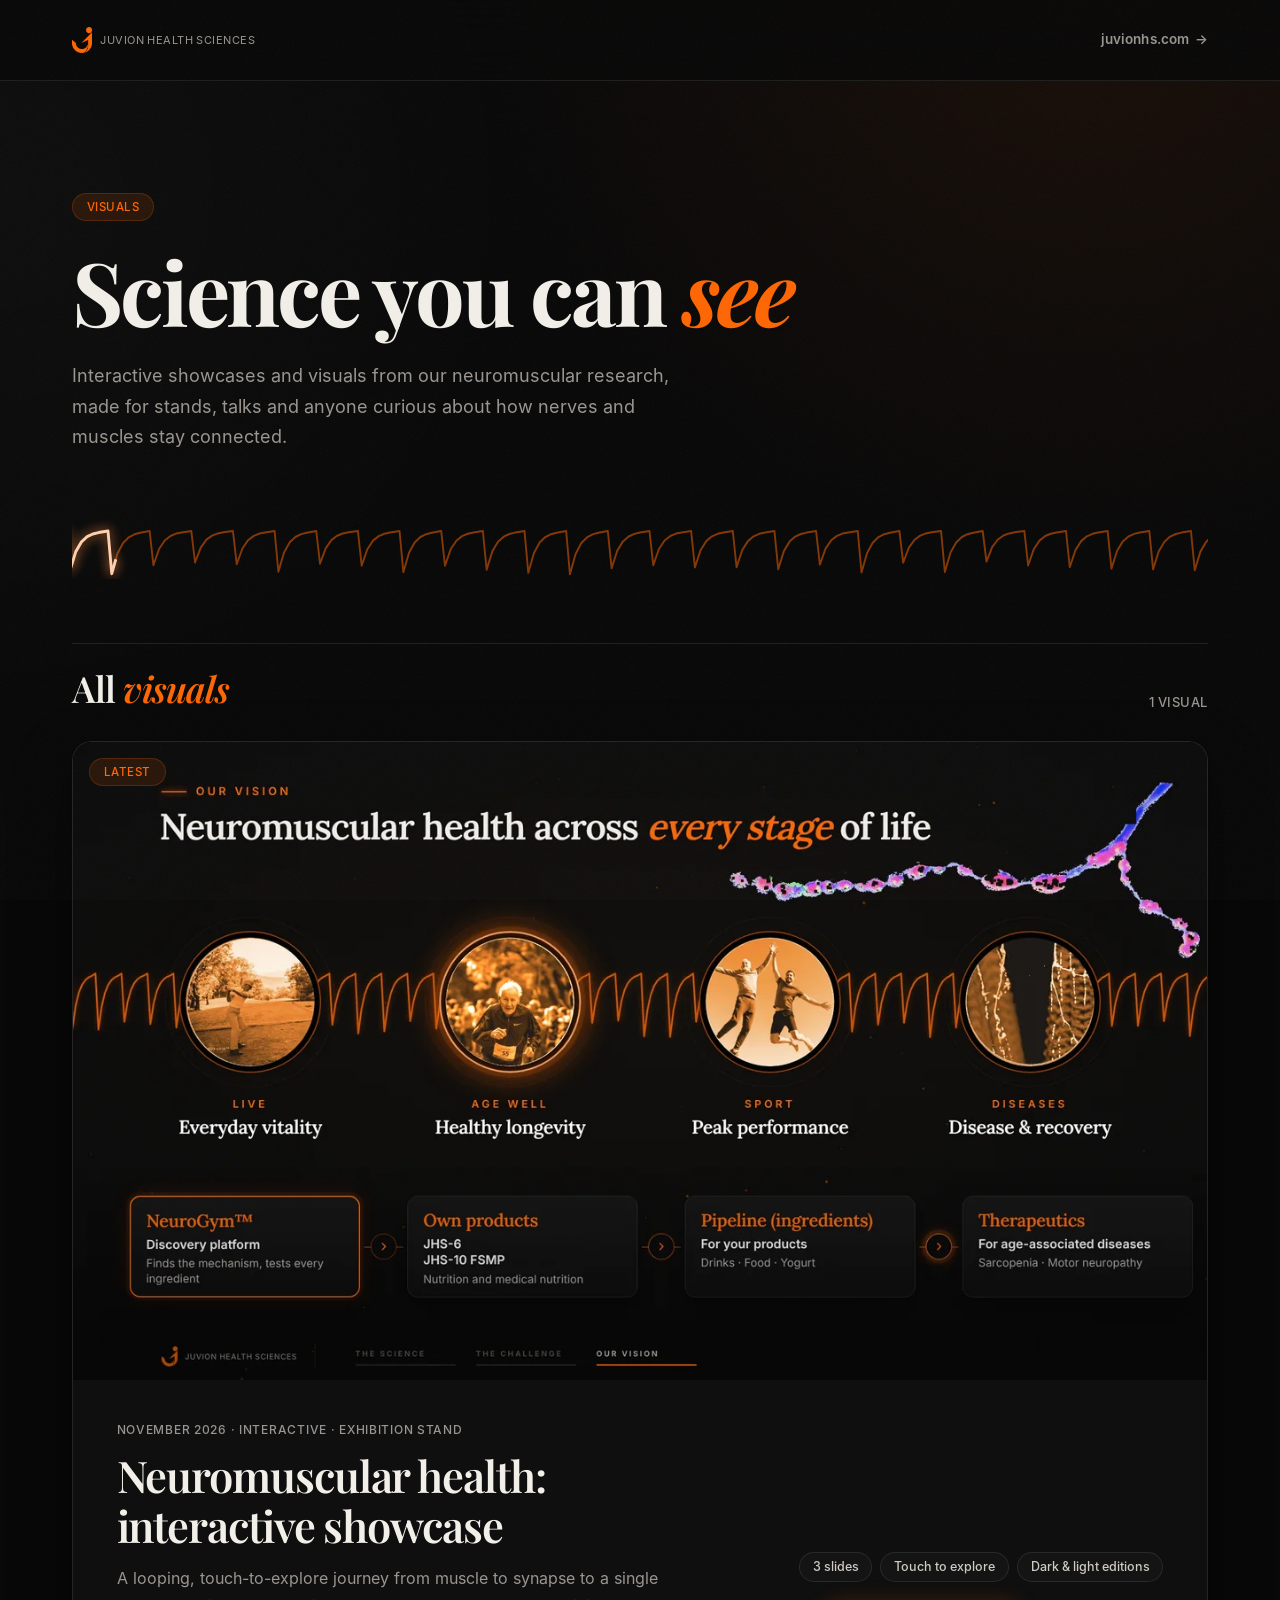
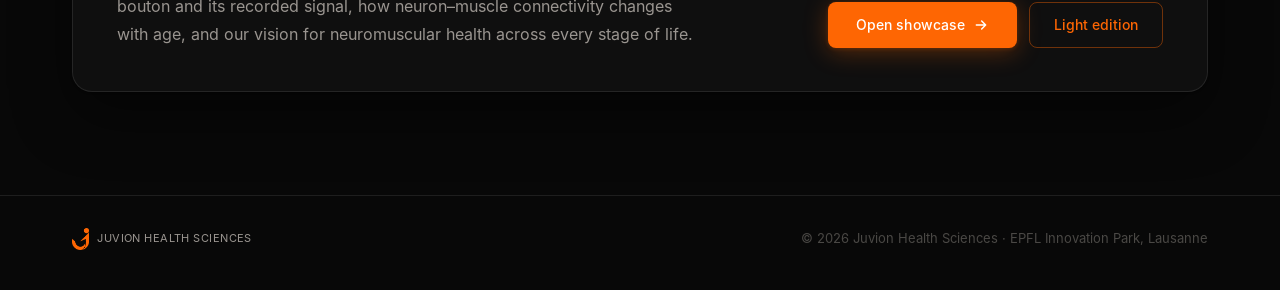
<file: index.html>
<!DOCTYPE html>
<html lang="en">
<head>
<meta charset="utf-8">
<meta name="viewport" content="width=device-width, initial-scale=1">
<title>Visuals · Juvion Health Sciences</title>
<meta name="description" content="Interactive showcases and visuals from Juvion Health Sciences' neuromuscular research.">
<meta property="og:title" content="Visuals · Juvion Health Sciences">
<meta property="og:description" content="Interactive showcases and visuals from Juvion Health Sciences' neuromuscular research.">
<meta property="og:image" content="https://laly-juvion.github.io/juvion-visuals/assets/neuromuscular-showcase-dark.jpg">
<meta property="og:type" content="website">
<meta name="theme-color" content="#080808">
<link rel="icon" type="image/png" href="assets/brand/favicon-64.png">
<link rel="preconnect" href="https://fonts.googleapis.com">
<link rel="preconnect" href="https://fonts.gstatic.com" crossorigin>
<link rel="stylesheet" href="https://fonts.googleapis.com/css2?family=Playfair+Display:ital,wght@0,500;0,600;0,700;1,500;1,600&display=swap">
<link rel="stylesheet" href="assets/fonts/fonts.css">
<style>
  /* Design tokens from juvionhs.com */
  :root{
    --bg:#080808;--surface:#0f0f0f;--elevated:#141414;--border:rgba(255,255,255,.09);
    --brand:#fe6603;--brand-dim:rgba(254,102,3,.12);--brand-glow:rgba(254,102,3,.18);
    --text:#F2EFE9;--text-sec:#9A9590;--text-muted:#4A4845;--radius:12px;--radius-lg:20px;
    --serif:'Playfair Display',Georgia,'Times New Roman',serif;--sans:'IT',Inter,system-ui,sans-serif;
    --ease:cubic-bezier(.2,.8,.2,1)
  }
  *,*::before,*::after{box-sizing:border-box;margin:0;padding:0;min-width:0}
  html{background:var(--bg);color-scheme:dark}
  body{font:400 16px/1.6 var(--sans);color:var(--text);-webkit-font-smoothing:antialiased;overflow-x:clip;min-height:100vh;
    background:radial-gradient(80% 50% at 85% 0%,rgba(254,102,3,.07),transparent 60%),radial-gradient(60% 40% at 0% 10%,rgba(255,255,255,.025),transparent 70%),var(--bg)}
  a{color:inherit;text-decoration:none}
  img{display:block}
  .grain{position:fixed;inset:0;z-index:999;pointer-events:none;opacity:.035;background-size:180px 180px;
    background-image:url("data:image/svg+xml,%3Csvg viewBox='0 0 256 256' xmlns='http://www.w3.org/2000/svg'%3E%3Cfilter id='n'%3E%3CfeTurbulence type='fractalNoise' baseFrequency='0.9' numOctaves='4' stitchTiles='stitch'/%3E%3C/filter%3E%3Crect width='100%25' height='100%25' filter='url(%23n)'/%3E%3C/svg%3E")}
  .container{max-width:1200px;margin:0 auto;padding:0 2rem}

  /* nav, as on juvionhs.com */
  nav{position:sticky;top:0;z-index:100;background:rgba(8,8,8,.88);-webkit-backdrop-filter:blur(20px);backdrop-filter:blur(20px);border-bottom:1px solid var(--border)}
  .nav-inner{height:80px;display:flex;align-items:center;justify-content:space-between;gap:1rem}
  .nav-brand{display:flex;align-items:center;gap:8px;border-radius:6px}
  .nav-brand img{height:26px;width:auto}
  .logo-sub{font:400 11px/1 var(--sans);letter-spacing:.04em;text-transform:uppercase;color:var(--text-sec)}
  .nav-link{font:600 13.5px/1 var(--sans);letter-spacing:.01em;color:var(--text-sec);display:inline-flex;align-items:center;gap:.35rem;padding:.6rem 0;transition:color .2s ease}
  .nav-link:hover{color:var(--text)}
  .nav-link .arrow{transition:transform .2s ease}.nav-link:hover .arrow{transform:translateX(3px)}

  header{padding:clamp(4rem,9vw,7rem) 0 clamp(2.5rem,5vw,4rem)}
  .tag-pill{display:inline-flex;align-items:center;padding:.3rem .875rem;background:var(--brand-dim);border:1px solid rgba(254,102,3,.2);border-radius:100px;
    font:500 11.5px/1.4 var(--sans);letter-spacing:.04em;text-transform:uppercase;color:var(--brand)}
  h1{font:700 clamp(3.25rem,7vw,5.5rem)/1.05 var(--serif);letter-spacing:-.035em;margin-top:1.5rem;text-wrap:balance}
  h1 em,h2 em{font-style:italic;color:var(--brand)}
  .lead{max-width:600px;margin-top:1.5rem;font-size:18px;line-height:1.7;color:var(--text-sec)}
  .wave{display:block;width:100%;height:70px;margin-top:clamp(2.5rem,5vw,3.5rem)}
  .wave path{fill:none;stroke:rgba(254,102,3,.5);stroke-width:2;stroke-linejoin:round}
  .wave .pulse{stroke:#ffd0b0;stroke-width:3;stroke-dasharray:.06 1;filter:drop-shadow(0 0 6px #ff8a3d);animation:run 6s linear infinite}
  @keyframes run{from{stroke-dashoffset:1.06}to{stroke-dashoffset:0}}

  .section-row{display:flex;align-items:flex-end;justify-content:space-between;flex-wrap:wrap;gap:1rem;border-top:1px solid var(--border);padding-top:1.5rem;margin-bottom:2rem}
  .section-heading{font:600 clamp(1.75rem,3vw,2.25rem)/1.15 var(--serif);letter-spacing:-.025em}
  .count{font:500 13px/1 var(--sans);color:var(--text-sec);letter-spacing:.04em;text-transform:uppercase}

  .grid{display:grid;gap:1.75rem;grid-template-columns:repeat(auto-fill,minmax(min(100%,360px),1fr))}
  .card{display:flex;flex-direction:column;border-radius:var(--radius-lg);overflow:hidden;background:var(--surface);border:1px solid var(--border);
    box-shadow:0 1px 2px rgba(0,0,0,.4),0 24px 60px rgba(0,0,0,.45);transition:border-color .3s ease,transform .5s var(--ease)}
  .card:hover{border-color:rgba(254,102,3,.35);transform:translateY(-3px)}
  .card.feature{grid-column:1/-1}
  .shot{position:relative;display:block;aspect-ratio:16/9;overflow:hidden;background:#000}
  .shot img{position:absolute;inset:0;width:100%;height:100%;object-fit:cover;transition:opacity .7s ease,transform 1.2s var(--ease)}
  .shot::after{content:"";position:absolute;inset:0;background:linear-gradient(to top,rgba(0,0,0,.35),transparent 35%);pointer-events:none}
  .shot .alt{opacity:0}
  .card:hover .shot .alt{opacity:1}
  .card:hover .shot img{transform:scale(1.02)}
  .shot:focus-visible{outline:2px solid var(--brand);outline-offset:-2px}
  .badge{position:absolute;left:1rem;top:1rem;z-index:2}
  .body{display:flex;flex-direction:column;gap:1.5rem;padding:clamp(1.5rem,3vw,2.25rem);flex:1}
  .bl,.br{display:flex;flex-direction:column;gap:.875rem}.br{gap:1.25rem}
  .feature .body{flex-direction:row;justify-content:space-between;align-items:flex-end;gap:3rem;padding:clamp(1.75rem,3.4vw,2.75rem)}
  .feature .bl{flex:1.4}.feature .br{flex:1;align-items:flex-end}.feature .tags{justify-content:flex-end}
  .meta{font:500 12px/1 var(--sans);letter-spacing:.06em;text-transform:uppercase;color:var(--text-sec)}
  .card h2{font:600 clamp(1.6rem,2.6vw,2.1rem)/1.15 var(--serif);letter-spacing:-.025em;text-wrap:balance}
  .feature h2{font-size:clamp(1.9rem,3.4vw,2.75rem)}
  .card p{color:var(--text-sec);line-height:1.75}
  .tags{display:flex;flex-wrap:wrap;gap:.5rem}
  .chip{padding:.35rem .8rem;border-radius:100px;border:1px solid var(--border);background:var(--elevated);font:500 12.5px/1.4 var(--sans);color:#CFCAC3}
  .actions{display:flex;flex-wrap:wrap;gap:.75rem}
  .btn-primary{display:inline-flex;align-items:center;gap:.5rem;padding:.75rem 1.75rem;background:var(--brand);color:#fff;font:500 14px/1.4 var(--sans);letter-spacing:.01em;border-radius:8px;
    box-shadow:0 4px 24px rgba(254,102,3,.3),0 1px 4px rgba(254,102,3,.2);transition:background .2s ease,transform .15s ease,box-shadow .2s ease}
  .btn-primary:hover{background:#d4571a;box-shadow:0 6px 32px rgba(254,102,3,.45);transform:translateY(-1px)}
  .btn-primary:active{transform:translateY(0)}
  .btn-outline{display:inline-flex;align-items:center;padding:.75rem 1.5rem;border:1px solid rgba(254,102,3,.4);color:var(--brand);font:500 14px/1.4 var(--sans);border-radius:8px;transition:background .2s ease,border-color .2s ease}
  .btn-outline:hover{background:var(--brand-dim);border-color:var(--brand)}
  .btn-outline:active{transform:scale(.98)}
  .btn-primary:focus-visible,.btn-outline:focus-visible,.nav-link:focus-visible,.nav-brand:focus-visible{outline:2px solid var(--brand);outline-offset:3px}
  .btn-primary svg{width:16px;height:16px;fill:none;stroke:currentColor;stroke-width:2.2;stroke-linecap:round;stroke-linejoin:round}

  footer{margin-top:clamp(4rem,8vw,7rem);border-top:1px solid var(--border)}
  .foot{display:flex;justify-content:space-between;align-items:center;flex-wrap:wrap;gap:1rem;padding-top:2rem;padding-bottom:2.5rem;color:var(--text-muted);font-size:13px}
  .foot a:hover{color:var(--text)}
  @media (max-width:900px){.feature .body{flex-direction:column;align-items:stretch;gap:1.5rem}.feature .br{align-items:flex-start}.feature .tags{justify-content:flex-start}}
  @media (max-width:560px){.container{padding:0 1.25rem}.logo-sub{display:none}}
  @media (prefers-reduced-motion:reduce){.wave .pulse{animation:none}.card,.shot img{transition:none}}
</style>
</head>
<body>
<div class="grain" aria-hidden="true"></div>
<nav>
  <div class="container nav-inner">
    <a class="nav-brand" href="https://juvionhs.com" aria-label="Juvion Health Sciences website">
      <img src="assets/brand/juvion-icon.png" alt="Juvion Health Sciences">
      <span class="logo-sub">Juvion Health Sciences</span>
    </a>
    <a class="nav-link" href="https://juvionhs.com">juvionhs.com <span class="arrow">→</span></a>
  </div>
</nav>

<div class="container">
  <header>
    <span class="tag-pill">Visuals</span>
    <h1>Science you can <em>see</em></h1>
    <p class="lead">Interactive showcases and visuals from our neuromuscular research, made for stands, talks and anyone curious about how nerves and muscles stay connected.</p>
    <svg class="wave" viewBox="0 0 1200 70" preserveAspectRatio="none" aria-hidden="true"><path/><path class="pulse" pathLength="1"/></svg>
  </header>

  <main>
    <div class="section-row"><h2 class="section-heading">All <em>visuals</em></h2><span class="count" id="count"></span></div>
    <div class="grid" id="grid"></div>
  </main>
</div>

<footer>
  <div class="container foot">
    <a class="nav-brand" href="https://juvionhs.com"><img src="assets/brand/juvion-icon.png" alt="" style="height:22px"><span class="logo-sub">Juvion Health Sciences</span></a>
    <span>© <span id="yr"></span> Juvion Health Sciences · EPFL Innovation Park, Lausanne</span>
  </div>
</footer>

<script>
{
  /* Add a new visual by adding an entry to this list (newest first). The first entry is shown large. */
  const VISUALS=[
    {
      title:'Neuromuscular health: interactive showcase',
      date:'November 2026',
      kind:'Interactive · Exhibition stand',
      text:'A looping, touch-to-explore journey from muscle to synapse to a single bouton and its recorded signal, how neuron–muscle connectivity changes with age, and our vision for neuromuscular health across every stage of life.',
      tags:['3 slides','Touch to explore','Dark & light editions'],
      href:'neuromuscular-showcase/',
      img:'assets/neuromuscular-showcase-dark.webp',
      alt:'assets/neuromuscular-showcase-light.webp',
      links:[{label:'Open showcase',href:'neuromuscular-showcase/',primary:true},{label:'Light edition',href:'neuromuscular-showcase/light/'}]
    }
  ];
  const arrow='<svg viewBox="0 0 24 24"><path d="M5 12h14M13 6l6 6-6 6"/></svg>';
  const esc=s=>String(s).replace(/[&<>"]/g,c=>({'&':'&amp;','<':'&lt;','>':'&gt;','"':'&quot;'}[c]));
  document.getElementById('grid').innerHTML=VISUALS.map((v,i)=>`
    <article class="card${i===0?' feature':''}">
      <a class="shot" href="${esc(v.href)}" aria-label="Open ${esc(v.title)}">
        <span class="tag-pill badge">${i===0?'Latest':esc(v.date)}</span>
        <img src="${esc(v.img)}" alt="Preview of ${esc(v.title)}" loading="lazy">
        ${v.alt?`<img class="alt" src="${esc(v.alt)}" alt="" loading="lazy">`:''}
      </a>
      <div class="body">
        <div class="bl"><div class="meta">${esc(v.date)} · ${esc(v.kind)}</div>
        <h2>${esc(v.title)}</h2>
        <p>${esc(v.text)}</p></div>
        <div class="br"><div class="tags">${v.tags.map(t=>`<span class="chip">${esc(t)}</span>`).join('')}</div>
        <div class="actions">${v.links.map(l=>`<a class="${l.primary?'btn-primary':'btn-outline'}" href="${esc(l.href)}">${esc(l.label)}${l.primary?arrow:''}</a>`).join('')}</div></div>
      </div>
    </article>`).join('');
  document.getElementById('count').textContent=VISUALS.length+(VISUALS.length===1?' visual':' visuals');
  document.getElementById('yr').textContent=new Date().getFullYear();

  // signal line, echoing the showcase
  let d='M -10 22',x=-10,s=11;const r=()=>{s=(s*9301+49297)%233280;return s/233280;};
  while(x<1215){const dep=30+r()*14;d+=` L ${x+4} 22 L ${x+8} ${22+dep}`;for(let k=1;k<=5;k++){const f=k/5;d+=` L ${(x+8+30*f).toFixed(1)} ${(22+dep*Math.exp(-3.2*f)).toFixed(1)}`;}x+=44;}
  document.querySelectorAll('.wave path').forEach(p=>p.setAttribute('d',d));
}
</script>
</body>
</html>
</file>
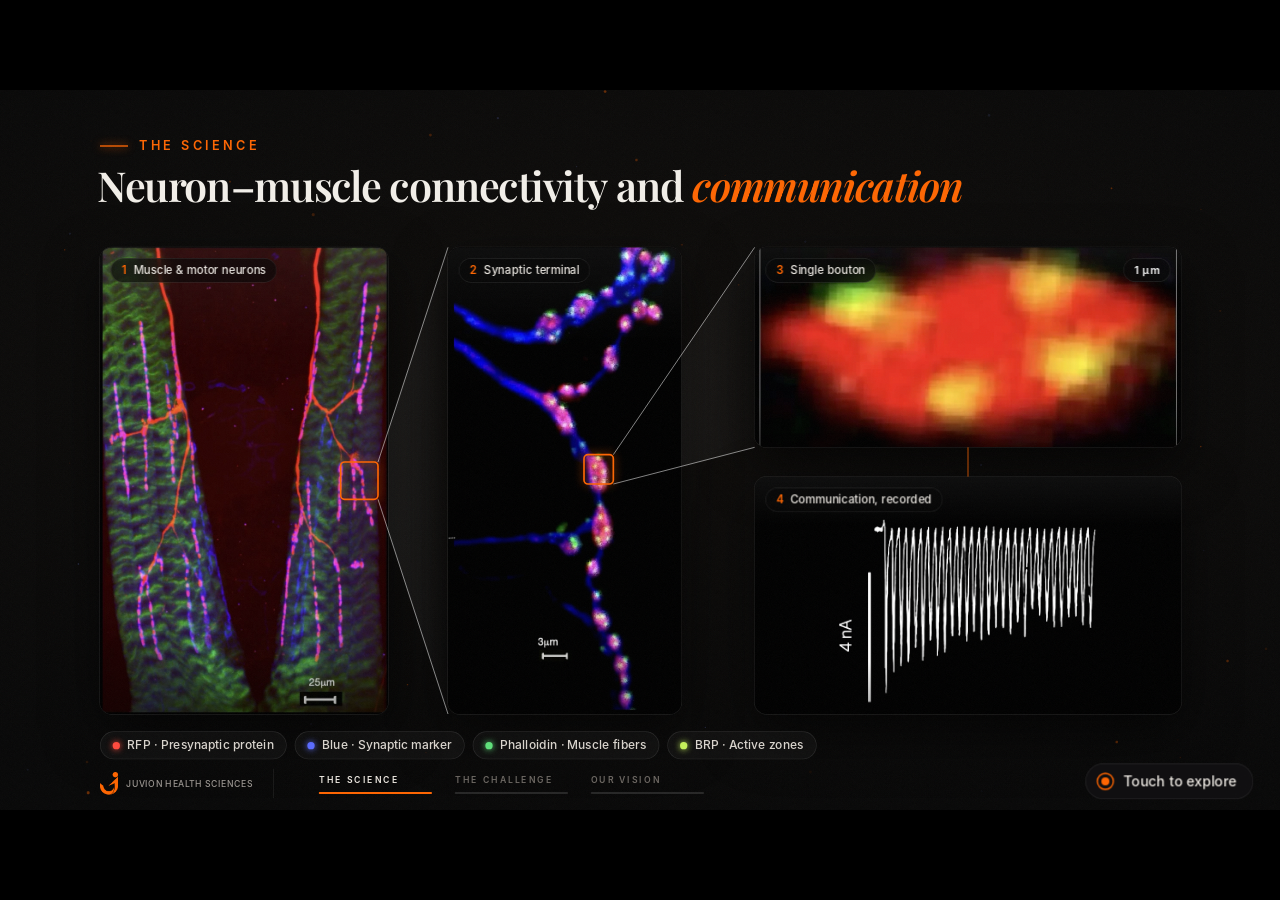
<file: neuromuscular-showcase/index.html>
<!DOCTYPE html>
<html lang="en">
<head>
<meta charset="utf-8">
<meta name="viewport" content="width=device-width, initial-scale=1, maximum-scale=1, user-scalable=no">
<title>Neuromuscular Health: Interactive Showcase · Juvion Health Sciences</title>
<link rel="preconnect" href="https://fonts.googleapis.com">
<link rel="preconnect" href="https://fonts.gstatic.com" crossorigin>
<link rel="stylesheet" href="https://fonts.googleapis.com/css2?family=Playfair+Display:ital,wght@0,500;0,600;0,700;1,500;1,600&display=swap">
<link rel="stylesheet" href="../assets/fonts/fonts.css">
<link rel="icon" type="image/png" href="../assets/brand/favicon-64.png">
<style>
  /*
    VOICE   calm, scientific, premium, a gallery wall at night
    IDEA    one signal, travelling from nerve to muscle to a whole life
    PICTURE the team's own micrographs, framed like museum plates, joined by live zoom beams and signals
    COLOUR  black ground, warm orange signal #fe6603, the science's own red / blue / green only in legends
    TYPE    Inter Display Light for titles, Inter for everything else
  */
  :root{
    --o:#fe6603; --o2:#ff8a3d; --ink:#F2EFE9; --mut:#9A9590; --dim:#5E5A55;
    --glass:rgba(20,19,21,.72); --line:rgba(255,255,255,.10);
    --ease:cubic-bezier(.2,.8,.2,1); --out:cubic-bezier(.16,1,.3,1);
    --R:#FF4A3D; --B:#5A6BFF; --G:#5FE07A; --G2:#C6F25A; --V:#6A45FF;
  }
  *{box-sizing:border-box;margin:0;padding:0}
  html,body{width:100%;height:100%;background:#000;overflow:hidden;-webkit-user-select:none;user-select:none;-webkit-tap-highlight-color:transparent;touch-action:none}
  body{font-family:'IT',"Segoe UI",Helvetica,Arial,sans-serif;color:var(--ink);font-feature-settings:"cv11","ss01"}
  body.hide-cursor,body.hide-cursor *{cursor:none!important}
  img{display:block;-webkit-user-drag:none;pointer-events:none}
  button{font:inherit;color:inherit;background:none;border:0;cursor:pointer}

  #viewport{position:fixed;inset:0;display:flex;align-items:center;justify-content:center}
  #stage{position:relative;width:1920px;height:1080px;flex:none;overflow:hidden;background:radial-gradient(120% 90% at 50% 40%,#100e0c 0%,#080808 70%)}
  #fx{position:absolute;inset:0;width:1920px;height:1080px;z-index:0}

  .slide{position:absolute;inset:0;z-index:1;opacity:0;visibility:hidden;transition:opacity 1.2s ease,visibility 0s linear 1.2s}
  .slide.active{opacity:1;visibility:visible;transition:opacity 1.2s ease,visibility 0s}
  .content{position:absolute;inset:0}
  .abs{position:absolute}

  /* ---------- entrance system: everything keyed on .in, delays via --d ---------- */
  .slide{--k:1}
  .slide.quick{--k:.22}
  .a{opacity:0;transform:translateY(26px);transition:opacity 1s ease calc(var(--d,0s)*var(--k)),transform 1.3s var(--out) calc(var(--d,0s)*var(--k))}
  .a.zoom{transform:scale(.94);filter:blur(10px);transition:opacity 1s ease calc(var(--d,0s)*var(--k)),transform 1.6s var(--out) calc(var(--d,0s)*var(--k)),filter 1.2s ease calc(var(--d,0s)*var(--k))}
  .in .a{opacity:1;transform:none;filter:none}
  .clip{clip-path:inset(100% 0 0 0);transition:clip-path 1.6s var(--out) calc(var(--d,0s)*var(--k))}
  .in .clip{clip-path:inset(0 0 0 0)}
  .sweep{clip-path:inset(0 100% 0 0);transition:clip-path 2.6s cubic-bezier(.45,.05,.4,1) calc(var(--d,0s)*var(--k))}
  .in .sweep{clip-path:inset(0 0 0 0)}
  .draw{stroke-dasharray:1;stroke-dashoffset:1;transition:stroke-dashoffset 1s var(--ease) calc(var(--d,0s)*var(--k))}
  .in .draw{stroke-dashoffset:0}
  .noanim *,.noanim *::before,.noanim *::after{transition:none!important}

  /* ---------- typography ---------- */
  .eyebrow{display:flex;align-items:center;gap:16px;font:600 19px/1 'IT';letter-spacing:5px;color:var(--o);text-transform:uppercase}
  .eyebrow::before{content:"";width:42px;height:2px;background:var(--o);box-shadow:0 0 12px var(--o)}
  .title{font:300 66px/1.06 'ID';letter-spacing:-1.4px;color:var(--ink);white-space:nowrap}
  .title .w{display:inline-block;opacity:0;transform:translateY(.5em);filter:blur(8px);
    transition:opacity .9s ease calc((var(--wd) + .15s)*var(--k)),transform 1.2s var(--out) calc((var(--wd) + .15s)*var(--k)),filter 1s ease calc((var(--wd) + .15s)*var(--k))}
  .in .title .w{opacity:1;transform:none;filter:none}
  .title b{font-weight:600}

  /* ---------- plates (framed images) ---------- */
  .plate{border-radius:18px;overflow:hidden;background:#000;
    box-shadow:0 0 0 1px rgba(255,255,255,.09),0 30px 80px rgba(0,0,0,.65)}
  .plate img{width:100%;height:100%;object-fit:cover}
  .plate .kb{width:100%;height:100%;animation:kb 18s ease-in-out infinite alternate}
  @keyframes kb{from{transform:scale(1)}to{transform:scale(1.05)}}
  .plate .kb{transform-origin:50% 85%}
  .plate::after{content:"";position:absolute;inset:0;border-radius:inherit;pointer-events:none;
    background:linear-gradient(180deg,rgba(255,255,255,.05),transparent 22%,transparent 78%,rgba(0,0,0,.35))}
  .tag{position:absolute;z-index:2;display:flex;align-items:center;gap:10px;padding:9px 15px;border-radius:999px;
    background:rgba(8,8,9,.66);-webkit-backdrop-filter:blur(12px);backdrop-filter:blur(12px);border:1px solid rgba(255,255,255,.10);
    font:500 17px/1 'IT';color:#ECE8E2;white-space:nowrap}
  .tag.tl{left:16px;top:16px}.tag.tr{right:16px;top:16px}.tag.bl{left:16px;bottom:16px}
  .tag .n{color:var(--o);font-weight:600;letter-spacing:1px}
  .scale{font:600 16px/1 'IT';letter-spacing:1px;color:#fff}

  .legend{display:flex;gap:12px;flex-wrap:nowrap}
  .lg{display:flex;align-items:center;gap:11px;padding:11px 18px;border-radius:999px;border:1px solid var(--line);
    background:rgba(255,255,255,.035);font:500 18px/1 'IT';color:#DAD5CE;white-space:nowrap}
  .lg i{width:11px;height:11px;border-radius:50%;flex:none}

  svg.over{position:absolute;inset:0;width:1920px;height:1080px;pointer-events:none;overflow:visible}
  .beam{fill:none;stroke:rgba(255,255,255,.55);stroke-width:1.4}
  .beamfill{fill:url(#beamGrad);opacity:0;transition:opacity 1.2s ease calc(var(--d,0s)*var(--k))}
  .in .beamfill{opacity:1}
  .roi{fill:none;stroke:var(--o);stroke-width:2.5;filter:drop-shadow(0 0 6px rgba(254,102,3,.9))}

  /* slide 1: oscilloscope sweep line on the recording */
  .scan{position:absolute;top:0;bottom:0;width:2px;left:0;background:linear-gradient(180deg,transparent,var(--o2),transparent);
    box-shadow:0 0 18px 4px rgba(254,102,3,.55);opacity:0}
  .in .scan{animation:scan 5.5s cubic-bezier(.45,.05,.4,1) calc(var(--d,0s)*var(--k)) infinite}
  @keyframes scan{0%{left:0;opacity:0}5%{opacity:1}45%{left:100%;opacity:1}50%,100%{left:100%;opacity:0}}
  .flow{position:absolute;width:10px;height:10px;margin:-5px 0 0 -5px;border-radius:50%;background:#fff;box-shadow:0 0 14px 4px var(--o);opacity:0}

  /* slide 2 */
  .agelabel{text-align:center}
  .agelabel .big{font:300 46px/1 'ID';color:#fff;letter-spacing:-.5px}
  .agelabel .sm{font:600 15px/1 'IT';letter-spacing:4px;color:var(--mut);text-transform:uppercase;margin-top:12px}
  .axis .track{position:absolute;left:0;right:0;top:50%;height:2px;margin-top:-1px;background:rgba(255,255,255,.08);border-radius:2px}
  .axis .fill{position:absolute;left:0;top:50%;height:2px;margin-top:-1px;width:100%;transform-origin:0 50%;transform:scaleX(0);
    background:linear-gradient(90deg,var(--o2),var(--o) 40%,rgba(254,102,3,.25));box-shadow:0 0 14px rgba(254,102,3,.5);
    transition:transform 5s cubic-bezier(.5,0,.4,1) calc(var(--d,0s)*var(--k))}
  .in .axis .fill{transform:scaleX(1)}
  .node{position:absolute;top:50%;width:18px;height:18px;margin:-9px 0 0 -9px;border-radius:50%;background:#000;border:2px solid #444;
    transition:border-color .5s ease calc(var(--d,0s)*var(--k)),box-shadow .5s ease calc(var(--d,0s)*var(--k)),background .5s ease calc(var(--d,0s)*var(--k))}
  .in .node{border-color:var(--o);background:var(--o);box-shadow:0 0 0 6px rgba(254,102,3,.16),0 0 20px rgba(254,102,3,.7)}
  .in .node.fade{background:#2a1a10;box-shadow:0 0 0 6px rgba(254,102,3,.08)}
  .axis .cap{position:absolute;top:50%;transform:translateY(-50%);font:600 14px/1 'IT';letter-spacing:4px;color:var(--mut);white-space:nowrap}

  /* slide 3 */
  .nr{mix-blend-mode:screen;animation:float 14s ease-in-out infinite alternate}
  @keyframes float{from{transform:translate(0,0)}to{transform:translate(-14px,10px)}}
  .wave path{fill:none;stroke-linejoin:round;stroke-linecap:round}
  .wave .base{stroke:rgba(254,102,3,.78);stroke-width:3;filter:drop-shadow(0 0 6px rgba(254,102,3,.45))}
  .wave .pulse{stroke:#FFD2AE;stroke-width:4.5;stroke-dasharray:.05 1;filter:drop-shadow(0 0 10px #ff8a3d) drop-shadow(0 0 22px rgba(254,102,3,.9));opacity:0;transition:opacity .8s ease calc(3.4s*var(--k))}
  .in .wave .pulse{opacity:1}
  .wave .draw{transition-duration:3.4s;transition-timing-function:cubic-bezier(.45,.05,.4,1)}
  .stage-c{position:absolute;width:300px;height:300px;margin:-150px 0 0 -150px}
  .stage-c .disc{position:absolute;inset:30px;border-radius:50%;background:#000}
  .stage-c .ring{position:absolute;inset:30px;border-radius:50%;border:2px solid rgba(254,102,3,.62);transition:box-shadow .6s ease,border-color .6s ease}
  .stage-c .ring2{position:absolute;inset:6px;border-radius:50%;border:1px dashed rgba(254,102,3,.22);animation:spin 60s linear infinite}
  @keyframes spin{to{transform:rotate(360deg)}}
  .stage-c .ph{position:absolute;inset:41px;border-radius:50%;overflow:hidden}
  .stage-c .ph img{width:100%;height:100%}
  .stage-c .ph{transition:filter .6s ease}
  .stage-c.lit .ring{border-color:#FFB37A;border-width:3px;box-shadow:0 0 0 10px rgba(254,102,3,.18),0 0 70px rgba(254,102,3,.75),inset 0 0 30px rgba(254,102,3,.5)}
  .stage-c.lit .ph{filter:brightness(1.18) saturate(1.1)}
  .pl{text-align:center;width:420px;margin-left:-210px}
  .pl .eb{font:600 18px/1 'IT';letter-spacing:5px;color:var(--o)}
  .pl .nm{font:500 34px/1.15 'ID';color:#fff;margin-top:12px;letter-spacing:-.2px}
  .card{border-radius:18px;background:linear-gradient(180deg,#151415,#0d0d0e);border:1.5px solid #2F2D2C;padding:24px 26px;
    box-shadow:0 24px 60px rgba(0,0,0,.5)}
  .card.first{border:2px solid var(--o);box-shadow:0 0 0 6px rgba(254,102,3,.07),0 24px 60px rgba(0,0,0,.5),0 0 40px rgba(254,102,3,.14)}
  .card .h{font:600 31px/1.1 'ID';color:var(--o);letter-spacing:-.2px}
  .card .s{font:600 21px/1.3 'IT';color:#fff;margin-top:10px}
  .card .s + .s{margin-top:0}
  .card .d{font:400 19px/1.35 'IT';color:#B7B1A9;margin-top:6px}
  .chev{position:absolute;width:44px;height:44px;margin:-22px 0 0 -22px;border-radius:50%;border:1.5px solid rgba(254,102,3,.55);background:#0b0a0a;
    display:flex;align-items:center;justify-content:center}
  .chev svg{width:18px;height:18px;stroke:var(--o);stroke-width:2.6;fill:none;stroke-linecap:round;stroke-linejoin:round}
  .chev::before,.chev::after{content:"";position:absolute;top:50%;height:1.5px;width:12px;background:rgba(254,102,3,.45)}
  .chev::before{right:100%}.chev::after{left:100%}
  .in .chev{animation:chev 3.2s ease-in-out infinite;animation-delay:calc(var(--d,0s) + 1s)}
  @keyframes chev{0%,70%,100%{box-shadow:none;border-color:rgba(254,102,3,.55)}80%{box-shadow:0 0 0 8px rgba(254,102,3,.12),0 0 26px rgba(254,102,3,.6);border-color:var(--o2)}}

  /* ---------- hotspots ---------- */
  .hs{position:absolute;z-index:5;border-radius:20px;border:2px solid transparent;outline:none;
    transition:box-shadow .6s var(--ease),border-color .4s,background-color .4s}
  .hs.round{border-radius:40px}
  .explore .hs:hover{border-color:rgba(254,102,3,.45);background:rgba(254,102,3,.04)}
  .hs.active{border-color:rgba(254,102,3,.95)!important;background:transparent!important;box-shadow:0 0 0 4000px rgba(0,0,0,.66),0 0 46px rgba(254,102,3,.35);z-index:6}
  .dot{position:absolute;width:46px;height:46px;margin:-23px 0 0 -23px;border-radius:50%;pointer-events:none;opacity:0;transform:scale(.4);transition:opacity .5s var(--ease),transform .5s var(--ease)}
  .dot::before{content:"";position:absolute;inset:11px;border-radius:50%;background:var(--o);box-shadow:0 0 0 3px rgba(0,0,0,.6),0 0 18px rgba(254,102,3,.95)}
  .dot::after{content:"";position:absolute;inset:0;border-radius:50%;border:2px solid var(--o);animation:ping 2.2s var(--ease) infinite}
  .dot i{position:absolute;inset:0;display:flex;align-items:center;justify-content:center;font:700 22px/1 'IT';font-style:normal;color:#111;z-index:1}
  @keyframes ping{0%{transform:scale(.55);opacity:.95}80%,100%{transform:scale(1.65);opacity:0}}
  .explore .slide.active .dot{opacity:1;transform:scale(1)}
  .hs.active .dot,.has-detail .hs:not(.active) .dot{opacity:0!important}

  /* ---------- chrome ---------- */
  #chapters{position:absolute;left:150px;bottom:24px;z-index:20;display:flex;gap:34px}
  .ch{display:flex;flex-direction:column;gap:11px;width:170px;cursor:default}
  .ch span{font:600 13px/1 'IT';letter-spacing:3px;text-transform:uppercase;color:#6d6863;transition:color .5s}
  .ch .bar{position:relative;height:3px;border-radius:3px;background:rgba(255,255,255,.12);overflow:hidden}
  .ch .bar b{position:absolute;inset:0;background:var(--o);transform-origin:0 50%;transform:scaleX(0)}
  .ch.cur span{color:#EDE8E1}
  .ch.done .bar b{transform:scaleX(1);background:rgba(255,255,255,.42)}
  .explore .ch{cursor:pointer}
  .explore .ch.cur .bar b{transform:scaleX(1);background:var(--o)}

  #hint,#controls,#toast{-webkit-backdrop-filter:blur(18px);backdrop-filter:blur(18px)}
  #hint{position:absolute;right:40px;bottom:16px;z-index:20;display:flex;align-items:center;gap:14px;padding:13px 24px 13px 16px;border-radius:999px;
    background:var(--glass);border:1px solid var(--line);font:500 21px/1 'IT';color:#ECE8E2;transition:opacity .6s var(--ease),transform .6s var(--ease),right .9s var(--ease)}
  #hint .tap{position:relative;width:26px;height:26px}
  #hint .tap::before{content:"";position:absolute;inset:7px;border-radius:50%;background:var(--o)}
  #hint .tap::after{content:"";position:absolute;inset:0;border-radius:50%;border:2px solid var(--o);animation:ping 1.8s var(--ease) infinite}
  .explore #hint{opacity:0;transform:translateY(20px);pointer-events:none}
  #controls{position:absolute;right:40px;bottom:14px;z-index:20;display:flex;align-items:center;gap:4px;padding:5px;border-radius:999px;background:var(--glass);border:1px solid var(--line);
    opacity:0;transform:translateY(20px);pointer-events:none;transition:opacity .6s var(--ease),transform .6s var(--ease),right .9s var(--ease)}
  .explore #controls{opacity:1;transform:none;pointer-events:auto}
  a.cbtn{text-decoration:none}
  .cbtn{width:50px;height:50px;border-radius:50%;display:flex;align-items:center;justify-content:center;transition:background .25s}
  .cbtn:hover{background:rgba(255,255,255,.08)}
  .cbtn svg{width:22px;height:22px;stroke:#eee;fill:none;stroke-width:2.2;stroke-linecap:round;stroke-linejoin:round}
  #count{min-width:64px;text-align:center;font:500 18px/1 'IT';letter-spacing:2px;color:#cfcac3;font-variant-numeric:tabular-nums}
  #resume{display:flex;align-items:center;gap:10px;height:50px;padding:0 20px 0 6px;border-radius:999px;background:var(--o);color:#111;font:600 18px/1 'IT';margin-left:4px}
  #resume .rg{position:relative;width:38px;height:38px}
  #resume .rg>svg{position:absolute;inset:0;width:38px;height:38px;transform:rotate(-90deg)}
  #resume circle{fill:none;stroke-width:3}#resume .bg{stroke:rgba(0,0,0,.18)}#resume .fg{stroke:#111;stroke-dasharray:119.4}
  #resume .play{position:absolute;inset:0;display:flex;align-items:center;justify-content:center}
  #resume .play svg{width:15px;height:15px;fill:#111}
  .sep{width:1px;height:26px;background:var(--line);margin:0 4px}
  #toast{position:absolute;right:40px;bottom:84px;z-index:30;opacity:0;transform:translateY(12px);pointer-events:none;padding:12px 24px;border-radius:999px;background:var(--glass);
    border:1px solid var(--line);font:400 19px/1 'IT';color:#eee;white-space:nowrap;transition:opacity .5s var(--ease),transform .5s var(--ease),right .9s var(--ease)}
  #toast b{color:var(--o);font-weight:600}
  #toast.on{opacity:1;transform:none}

  /* ---------- drawer ---------- */
  #drawer{position:absolute;top:24px;bottom:24px;width:620px;z-index:25;border-radius:30px;display:flex;flex-direction:column;padding:44px 48px 34px;overflow:hidden;
    background:linear-gradient(180deg,rgba(28,27,29,.88),rgba(13,13,14,.93));border:1px solid rgba(255,255,255,.09);
    -webkit-backdrop-filter:blur(26px) saturate(1.2);backdrop-filter:blur(26px) saturate(1.2);box-shadow:0 40px 120px rgba(0,0,0,.6),inset 0 1px 0 rgba(255,255,255,.06);
    transition:transform .7s var(--ease),opacity .5s ease;opacity:0;pointer-events:none}
  #drawer.right{right:24px;transform:translateX(110%)}#drawer.left{left:24px;transform:translateX(-110%)}
  #drawer.open{transform:none;opacity:1;pointer-events:auto}
  #drawer::before{content:"";position:absolute;left:0;right:0;top:0;height:3px;background:linear-gradient(90deg,transparent,var(--o),transparent);opacity:.8}
  .d-close{position:absolute;top:22px;right:22px;width:56px;height:56px;border-radius:50%;display:flex;align-items:center;justify-content:center;background:rgba(255,255,255,.06);border:1px solid var(--line);z-index:2}
  .d-close svg{width:22px;height:22px;stroke:#ddd;stroke-width:2.2;fill:none;stroke-linecap:round}
  .d-media{flex:none;border-radius:20px;overflow:hidden;background:#000 center/cover no-repeat;border:1px solid rgba(255,255,255,.08);margin:22px auto 28px}
  .d-media.round{width:280px;height:280px;border-radius:50%;border:3px solid rgba(254,102,3,.75);box-shadow:0 0 0 12px rgba(254,102,3,.08),0 20px 60px rgba(254,102,3,.18)}
  .d-media.none{display:none}
  .d-flow{display:flex;align-items:center;gap:8px;margin:26px 0 34px}.d-flow.none{display:none}
  .fnode{flex:1;padding:16px 8px;border-radius:14px;border:1.5px solid #3A3A3A;background:#111;text-align:center;font:600 15px/1.2 'IT';color:#9b968f}
  .fnode.on{border-color:var(--o);color:#fff;box-shadow:0 0 24px rgba(254,102,3,.28)}
  .fnode .n{display:block;font-size:13px;color:var(--o);letter-spacing:2px;margin-bottom:4px}
  .farr{color:var(--o);font:700 18px/1 'IT'}
  .d-scroll{flex:1;min-height:0;overflow:auto;scrollbar-width:none}.d-scroll::-webkit-scrollbar{display:none}
  .d-eyebrow{font:600 17px/1 'IT';letter-spacing:4px;color:var(--o)}
  .d-title{font:600 44px/1.1 'ID';color:#fff;margin:14px 0 20px;letter-spacing:-.6px}
  .d-body{font:400 23px/1.5 'IT';color:#cfcac3}
  .d-chips{display:flex;flex-wrap:wrap;gap:8px;margin-top:22px}
  .chip{display:flex;align-items:center;gap:10px;padding:8px 14px;border-radius:999px;background:rgba(255,255,255,.06);border:1px solid var(--line);font:500 17px/1.1 'IT';color:#e6e2dc}
  .chip i{width:11px;height:11px;border-radius:50%;flex:none}
  .d-nav{flex:none;display:flex;align-items:center;justify-content:space-between;padding-top:20px;border-top:1px solid var(--line);margin-top:18px}
  .d-nav button{display:flex;align-items:center;gap:10px;font:500 19px/1 'IT';color:#ddd;padding:13px 18px;border-radius:999px;background:rgba(255,255,255,.05);border:1px solid var(--line)}
  .d-nav button svg{width:18px;height:18px;stroke:#ddd;stroke-width:2.4;fill:none;stroke-linecap:round;stroke-linejoin:round}
  .d-nav span{font:500 18px/1 'IT';color:#8f8a84;letter-spacing:2px}
  #drawer .rv{opacity:0;transform:translateY(16px)}
  #drawer.open .rv{opacity:1;transform:none;transition:opacity .6s ease,transform .7s var(--ease)}
  #drawer.open .d-flow{transition-delay:.1s}
  #drawer.open .d-scroll .rv:nth-child(1){transition-delay:.16s}#drawer.open .d-scroll .rv:nth-child(2){transition-delay:.22s}
  #drawer.open .d-scroll .rv:nth-child(3){transition-delay:.28s}#drawer.open .d-scroll .rv:nth-child(4){transition-delay:.34s}
  #drawer.swap .rv{opacity:0!important;transform:translateY(10px)!important;transition:opacity .2s ease,transform .2s ease!important}

  #vignette{position:absolute;inset:0;pointer-events:none;z-index:15;background:radial-gradient(130% 120% at 50% 45%,transparent 68%,rgba(0,0,0,.45) 100%)}
  .on-s2 #hint,.on-s2 #controls,.on-s2 #toast{right:40px}
  @media (prefers-reduced-motion:reduce){.plate .kb,.nr,.ring2{animation:none}}
</style>

<style>
  /* ===== Juvion brand layer: matches juvionhs.com (Playfair Display + Inter, #fe6603) ===== */
  :root{--serif:'Playfair Display',Georgia,'Times New Roman',serif}
  .title{font:600 62px/1.08 var(--serif);letter-spacing:-.03em}
  .title .em{font-style:italic;color:var(--o)}
  .agelabel .big{font:500 46px/1 var(--serif);letter-spacing:-.02em}
  .pl .nm{font:600 32px/1.15 var(--serif);letter-spacing:-.02em}
  .card .h{font:600 30px/1.1 var(--serif);letter-spacing:-.02em}
  .d-title{font:600 42px/1.12 var(--serif);letter-spacing:-.025em}
  #resume{color:#fff;border-radius:999px;box-shadow:0 4px 24px rgba(254,102,3,.3),0 1px 4px rgba(254,102,3,.2)}
  #resume .fg{stroke:#fff}#resume .bg{stroke:rgba(255,255,255,.3)}#resume .play svg{fill:#fff}
  #brand{position:absolute;left:150px;bottom:18px;z-index:20;height:44px;display:flex;align-items:center;gap:13px;padding-right:30px;border-right:1px solid var(--line)}
  #brand img{height:34px;width:auto;display:block}
  #brand span{font:500 13px/1 'IT',Inter,sans-serif;letter-spacing:.06em;text-transform:uppercase;color:var(--mut);white-space:nowrap}
  #chapters{left:478px}
  #grain{position:absolute;inset:0;z-index:16;pointer-events:none;opacity:.035;background-image:url("data:image/svg+xml,%3Csvg viewBox='0 0 256 256' xmlns='http://www.w3.org/2000/svg'%3E%3Cfilter id='n'%3E%3CfeTurbulence type='fractalNoise' baseFrequency='0.9' numOctaves='4' stitchTiles='stitch'/%3E%3C/filter%3E%3Crect width='100%25' height='100%25' filter='url(%23n)'/%3E%3C/svg%3E");background-size:180px 180px}
  .nr{mix-blend-mode:normal}
</style>
</head>
<body class="attract">
<div id="viewport"><div id="stage">
  <canvas id="fx" width="1920" height="1080"></canvas>

  <!-- ============ 1 · THE SCIENCE ============ -->
  <section class="slide" data-dur="16000" data-name="The science">
    <div class="content">
      <div class="abs eyebrow a" style="left:150px;top:74px;--d:0s">The science</div>
      <h1 class="abs title" style="left:146px;top:110px">Neuron–muscle connectivity and *communication*</h1>

      <svg class="over" viewBox="0 0 1920 1080">
        <defs><linearGradient id="beamGrad" x1="0" x2="1"><stop offset="0" stop-color="#fff" stop-opacity=".10"/><stop offset="1" stop-color="#fff" stop-opacity=".015"/></linearGradient></defs>
        <polygon class="beamfill" style="--d:2.2s" points="567,558 672,236 672,936 567,614"/>
        <polygon class="beamfill" style="--d:5.0s" points="920,547 1132,236 1132,536 920,591"/>
      </svg>

      <div id="s1p1" class="abs plate a zoom" style="left:150px;top:236px;width:432px;height:700px;--d:.5s">
        <div class="kb"><img data-a="m1" alt="Motor neurons branching across muscle fibers"></div>
        <span class="tag tl"><span class="n">1</span>Muscle &amp; motor neurons</span>
      </div>
      <div id="s1p2" class="abs plate a zoom" style="left:672px;top:236px;width:350px;height:700px;--d:2.9s">
        <div class="kb" style="animation-delay:-6s"><img data-a="m2" alt="Synaptic terminal with boutons"></div>
        <span class="tag tl"><span class="n">2</span>Synaptic terminal</span>
      </div>
      <div id="s1p3" class="abs plate a zoom" style="left:1132px;top:236px;width:640px;height:300px;--d:5.7s">
        <div class="kb" style="animation-delay:-3s"><img data-a="m3" alt="Single synaptic bouton"></div>
        <span class="tag tl"><span class="n">3</span>Single bouton</span>
        <span class="tag tr scale">1 µm</span>
      </div>
      <div id="s1p4" class="abs plate a" style="left:1132px;top:580px;width:640px;height:356px;--d:7.4s">
        <div class="abs sweep" style="inset:58px 24px 16px 24px;--d:7.6s"><img data-a="m4" alt="Evoked synaptic currents, 4 nA scale" style="width:100%;height:100%;object-fit:contain"></div>
        <div class="scan" style="--d:10.4s"></div>
        <span class="tag tl"><span class="n">4</span>Communication, recorded</span>
      </div>

      <svg class="over" viewBox="0 0 1920 1080">
        <rect class="roi draw" pathLength="1" style="--d:1.6s" x="511" y="558" width="56" height="56" rx="6"/>
        <line class="beam draw" pathLength="1" style="--d:2.1s" x1="567" y1="558" x2="672" y2="236"/>
        <line class="beam draw" pathLength="1" style="--d:2.1s" x1="567" y1="614" x2="672" y2="936"/>
        <rect class="roi draw" pathLength="1" style="--d:4.4s" x="876" y="547" width="44" height="44" rx="6"/>
        <line class="beam draw" pathLength="1" style="--d:4.9s" x1="920" y1="547" x2="1132" y2="236"/>
        <line class="beam draw" pathLength="1" style="--d:4.9s" x1="920" y1="591" x2="1132" y2="536"/>
        <line class="beam draw" pathLength="1" style="--d:7.0s;stroke:rgba(254,102,3,.8);stroke-dasharray:1" x1="1452" y1="536" x2="1452" y2="580"/>
      </svg>

      <div class="abs legend a" style="left:150px;top:962px;--d:8.6s">
        <span class="lg"><i style="background:var(--R);box-shadow:0 0 10px var(--R)"></i>RFP · Presynaptic protein</span>
        <span class="lg"><i style="background:var(--B);box-shadow:0 0 10px var(--B)"></i>Blue · Synaptic marker</span>
        <span class="lg"><i style="background:var(--G);box-shadow:0 0 10px var(--G)"></i>Phalloidin · Muscle fibers</span>
        <span class="lg"><i style="background:var(--G2);box-shadow:0 0 10px var(--G2)"></i>BRP · Active zones</span>
      </div>
      <div class="hotspots"></div>
    </div>
  </section>

  <!-- ============ 2 · THE CHALLENGE ============ -->
  <section class="slide" data-dur="13000" data-name="The challenge">
    <div class="content">
      <div class="abs eyebrow a" style="left:150px;top:74px;--d:0s">The challenge</div>
      <h1 class="abs title" style="left:146px;top:110px">Neuron–muscle connectivity degenerates *with age*</h1>
      <div class="abs legend a" style="right:150px;top:62px;--d:.6s">
        <span class="lg"><i style="background:#FF2A1F;box-shadow:0 0 10px #FF2A1F"></i>Neurons · Red</span>
        <span class="lg"><i style="background:var(--V);box-shadow:0 0 10px var(--V)"></i>Muscles · Blue</span>
      </div>

      <div id="s2p1" class="abs plate clip" style="left:174px;top:232px;width:475px;height:660px;--d:.8s"><div class="kb"><img data-a="y1" alt="Young neuromuscular junctions"></div></div>
      <div id="s2p2" class="abs plate clip" style="left:719px;top:232px;width:475px;height:660px;--d:1.9s"><div class="kb" style="animation-delay:-5s"><img data-a="y2" alt="Middle-aged neuromuscular junctions"></div></div>
      <div id="s2p3" class="abs plate clip" style="left:1264px;top:232px;width:482px;height:660px;--d:3.0s"><div class="kb" style="animation-delay:-9s"><img data-a="y3" alt="Old neuromuscular junctions"></div></div>

      <div class="abs agelabel a" style="left:174px;width:475px;top:912px;--d:1.4s"><div class="big">Young</div></div>
      <div class="abs agelabel a" style="left:719px;width:475px;top:912px;--d:2.5s"><div class="big">Middle</div></div>
      <div class="abs agelabel a" style="left:1264px;width:482px;top:912px;--d:3.6s"><div class="big">Old</div></div>

      <div class="abs axis" style="left:174px;width:1572px;top:978px;height:20px;--d:1s">
        <div class="track"></div><div class="fill"></div>
        <span class="node" style="left:15.1%;--d:1.6s"></span>
        <span class="node" style="left:49.8%;--d:3.4s"></span>
        <span class="node fade" style="left:84.7%;--d:5.2s"></span>
        <span class="cap" style="right:-80px">AGE</span>
      </div>
      <div class="hotspots"></div>
    </div>
  </section>

  <!-- ============ 3 · OUR VISION ============ -->
  <section class="slide" data-dur="16000" data-name="Our vision">
    <div class="content">
      <div class="abs nr a" style="left:0;top:49px;width:1920px;height:981.6px;--d:.3s"><img data-a="nrl" alt="" style="width:100%;height:100%"></div>
      <div class="abs eyebrow a" style="left:150px;top:74px;--d:0s">Our vision</div>
      <h1 class="abs title" style="left:146px;top:110px">Neuromuscular health across *every stage* of life</h1>

      <svg class="over wave" viewBox="0 0 1920 1080"><path class="base draw" pathLength="1" style="--d:.4s"/><path class="pulse" pathLength="1"/></svg>

      <div id="s3c1" class="abs stage-c a zoom" style="left:300px;top:440px;--d:1.0s"><span class="ring2"></span><span class="disc"></span><span class="ring"></span><div class="ph"><img data-a="p1" alt="Everyday vitality"></div></div>
      <div id="s3c2" class="abs stage-c a zoom" style="left:740px;top:440px;--d:1.6s"><span class="ring2"></span><span class="disc"></span><span class="ring"></span><div class="ph"><img data-a="p2" alt="Healthy longevity"></div></div>
      <div id="s3c3" class="abs stage-c a zoom" style="left:1180px;top:440px;--d:2.2s"><span class="ring2"></span><span class="disc"></span><span class="ring"></span><div class="ph"><img data-a="p3" alt="Peak performance"></div></div>
      <div id="s3c4" class="abs stage-c a zoom" style="left:1620px;top:440px;--d:2.8s"><span class="ring2"></span><span class="disc"></span><span class="ring"></span><div class="ph"><img data-a="p4" alt="Disease and recovery"></div></div>
      <div class="abs pl a" style="left:300px;top:604px;--d:1.4s"><div class="eb">LIVE</div><div class="nm">Everyday vitality</div></div>
      <div class="abs pl a" style="left:740px;top:604px;--d:2.0s"><div class="eb">AGE WELL</div><div class="nm">Healthy longevity</div></div>
      <div class="abs pl a" style="left:1180px;top:604px;--d:2.6s"><div class="eb">SPORT</div><div class="nm">Peak performance</div></div>
      <div class="abs pl a" style="left:1620px;top:604px;--d:3.2s"><div class="eb">DISEASES</div><div class="nm">Disease &amp; recovery</div></div>

      <div id="s3k1" class="abs card first a" style="left:96px;top:768px;width:390px;height:172px;--d:4.2s">
        <div class="h">NeuroGym™</div><div class="s">Discovery platform</div><div class="d">Finds the mechanism, tests every ingredient</div></div>
      <div class="abs chev a" style="left:526px;top:854px;--d:4.6s"><svg viewBox="0 0 24 24"><path d="M9 5l7 7-7 7"/></svg></div>
      <div id="s3k2" class="abs card a" style="left:566px;top:768px;width:390px;height:172px;--d:4.7s">
        <div class="h">Own products</div><div class="s">JHS-6</div><div class="s">JHS-10 FSMP</div><div class="d">Nutrition and medical nutrition</div></div>
      <div class="abs chev a" style="left:996px;top:854px;--d:5.1s"><svg viewBox="0 0 24 24"><path d="M9 5l7 7-7 7"/></svg></div>
      <div id="s3k3" class="abs card a" style="left:1036px;top:768px;width:390px;height:172px;--d:5.2s">
        <div class="h">Pipeline (ingredients)</div><div class="s">For your products</div><div class="d">Drinks · Food · Yogurt</div></div>
      <div class="abs chev a" style="left:1466px;top:854px;--d:5.6s"><svg viewBox="0 0 24 24"><path d="M9 5l7 7-7 7"/></svg></div>
      <div id="s3k4" class="abs card a" style="left:1506px;top:768px;width:390px;height:172px;--d:5.7s">
        <div class="h">Therapeutics</div><div class="s">For age-associated diseases</div><div class="d">Sarcopenia · Motor neuropathy</div></div>
      <div class="hotspots"></div>
    </div>
  </section>

  <div id="vignette"></div>
  <div id="grain"></div>
  <div id="brand"><img src="../assets/brand/juvion-icon.png" alt="Juvion Health Sciences"><span>Juvion Health Sciences</span></div>
  <div id="chapters"></div>
  <div id="hint"><span class="tap"></span>Touch to explore</div>
  <div id="controls">
    <button class="cbtn" id="prev" aria-label="Previous slide"><svg viewBox="0 0 24 24"><path d="M15 5l-7 7 7 7"/></svg></button>
    <span id="count">1 / 3</span>
    <button class="cbtn" id="next" aria-label="Next slide"><svg viewBox="0 0 24 24"><path d="M9 5l7 7-7 7"/></svg></button>
    <span class="sep"></span>
    <a class="cbtn" href="light/" aria-label="Switch to the light version" title="Light version"><svg viewBox="0 0 24 24"><circle cx="12" cy="12" r="4"/><path d="M12 2v2M12 20v2M4.9 4.9l1.4 1.4M17.7 17.7l1.4 1.4M2 12h2M20 12h2M4.9 19.1l1.4-1.4M17.7 6.3l1.4-1.4"/></svg></a>
    <button class="cbtn" id="fs" aria-label="Full screen"><svg viewBox="0 0 24 24"><path d="M4 9V4h5M20 9V4h-5M4 15v5h5M20 15v5h-5"/></svg></button>
    <button id="resume" aria-label="Resume tour"><span class="rg"><svg viewBox="0 0 44 44"><circle class="bg" cx="22" cy="22" r="19"/><circle class="fg" cx="22" cy="22" r="19"/></svg><span class="play"><svg viewBox="0 0 16 16"><path d="M4 2.5v11l9-5.5z"/></svg></span></span>Resume tour</button>
  </div>
  <div id="toast">Tour paused · <b>tap the glowing points</b> to discover more</div>
  <aside id="drawer" class="right" aria-live="polite">
    <button class="d-close" aria-label="Close"><svg viewBox="0 0 24 24"><path d="M6 6l12 12M18 6L6 18"/></svg></button>
    <div class="d-media rv"></div>
    <div class="d-flow rv"></div>
    <div class="d-scroll"><div class="d-eyebrow rv"></div><h2 class="d-title rv"></h2><p class="d-body rv"></p><div class="d-chips rv"></div></div>
    <div class="d-nav"><button class="d-prev"><svg viewBox="0 0 24 24"><path d="M15 5l-7 7 7 7"/></svg>Previous</button><span class="d-count"></span><button class="d-next">Next<svg viewBox="0 0 24 24"><path d="M9 5l7 7-7 7"/></svg></button></div>
  </aside>
</div></div>

<script>
const ASSETS={"nrl": "img/nrl.webp", "m1": "img/m1.webp", "m2": "img/m2.webp", "m3": "img/m3.webp", "m4": "img/m4.webp", "y1": "img/y1.webp", "y2": "img/y2.webp", "y3": "img/y3.webp", "p1": "img/p1.webp", "p2": "img/p2.webp", "p3": "img/p3.webp", "p4": "img/p4.webp"};
const SIZES={"m1": [672, 1090], "m2": [540, 1080], "m3": [471, 224], "m4": [584, 414], "y1": [938, 1302], "y2": [938, 1302], "y3": [952, 1302]};
{
const RED='#FF4A3D',BLUE='#5A6BFF',GREEN='#5FE07A',LIME='#C6F25A',VIOLET='#6A45FF';
const FLOW=['NeuroGym™','Own products','Pipeline','Therapeutics'];
const HOTSPOTS=[
  [
    {t:'s1p1',img:'m1',eyebrow:'OVERVIEW · 25 µm',title:'Where nerve meets muscle',
     body:'Motor neurons (red) branch across the muscle fibers (green) and end in chains of synaptic contacts called neuromuscular junctions. Every movement starts here: an electrical signal in the nerve becomes a contraction in the muscle.',
     chips:[[RED,'RFP · presynaptic protein'],[BLUE,'Blue · synaptic marker'],[GREEN,'Phalloidin · muscle fibers']]},
    {t:'s1p2',img:'m2',eyebrow:'ZOOM · 3 µm',title:'The synaptic terminal',
     body:'Up close, the nerve ending looks like a string of beads. Each bead, called a bouton, is packed with the machinery that releases chemical messengers onto the muscle. Green spots mark active zones, the precise sites where that release happens.',
     chips:[[RED,'RFP · presynaptic protein'],[BLUE,'Blue · synaptic marker'],[LIME,'BRP · active zones']]},
    {t:'s1p3',img:'m3',eyebrow:'ZOOM · 1 µm',title:'Inside a single bouton',
     body:'A single bouton carries several active zones (green–yellow). How many there are, and how they are organized, sets how strongly and reliably the nerve can talk to the muscle. That makes it a fine-grained readout of synapse health.',
     chips:[[RED,'Presynaptic protein'],[LIME,'Active zones'],[null,'Scale · 1 µm']]},
    {t:'s1p4',img:'m4',eyebrow:'FUNCTION · 4 nA',title:'Listening to the conversation',
     body:'Imaging shows the structure; electrophysiology shows whether it works. Each spike is the muscle’s electrical response to one nerve impulse, recorded over a rapid train of stimuli. How the responses hold up across the train reveals how robustly the junction communicates under sustained demand.',
     chips:[[null,'Evoked synaptic currents'],[null,'Scale · 4 nA']]}
  ],
  [
    {t:'s2p1',img:'y1',eyebrow:'YOUNG',title:'Dense, orderly wiring',
     body:'In young muscle, nerve branches run along the fibers in long, continuous chains of synaptic contacts, evenly spread across the muscle. The connection is rich and well organized.',
     chips:[[RED,'Neurons'],[VIOLET,'Muscles']]},
    {t:'s2p2',img:'y2',eyebrow:'MIDDLE AGE',title:'The first signs of change',
     body:'With age the pattern starts to shift: branching becomes less elaborate and the chains of contacts look thinner and less regular. This is the early phase of neuromuscular decline.',
     chips:[[RED,'Neurons'],[VIOLET,'Muscles']]},
    {t:'s2p3',img:'y3',eyebrow:'OLD',title:'Fragmented connections',
     body:'In old muscle, synaptic contacts are fragmented and scattered, with far fewer continuous chains. Less connectivity means weaker, less reliable signals reaching the muscle. This is a hallmark of neuromuscular ageing and a key driver of lost strength and mobility.',
     chips:[[RED,'Neurons'],[VIOLET,'Muscles']]}
  ],
  [
    {t:'s3c1',pad:[60,40,60,110],photo:'p1',round:true,eyebrow:'LIVE',title:'Everyday vitality',
     body:'Climbing stairs, carrying the shopping, keeping your balance: everyday movement depends on nerves and muscles staying well connected.'},
    {t:'s3c2',pad:[60,40,60,110],photo:'p2',round:true,eyebrow:'AGE WELL',title:'Healthy longevity',
     body:'Neuron–muscle connectivity declines with age. Preserving it is central to staying strong, mobile and independent for longer.'},
    {t:'s3c3',pad:[60,40,60,110],photo:'p3',round:true,eyebrow:'SPORT',title:'Peak performance',
     body:'Fast, reliable signalling from nerve to muscle underpins strength, power and recovery, for weekend athletes and elite performers alike.'},
    {t:'s3c4',pad:[60,40,60,110],photo:'p4',round:true,eyebrow:'DISEASES',title:'Disease & recovery',
     body:'In age-associated conditions the nerve–muscle connection breaks down. Restoring that connection is the focus of our therapeutic programs.'},
    {t:'s3k1',step:0,eyebrow:'STEP 1 · DISCOVERY',title:'NeuroGym™',
     body:'Our discovery platform. NeuroGym™ reads out neuron–muscle connectivity and function, using the kind of imaging and recordings shown on this stand, to find the mechanism and test every ingredient before it moves forward.'},
    {t:'s3k2',step:1,eyebrow:'STEP 2 · OWN PRODUCTS',title:'JHS-6 & JHS-10 FSMP',
     body:'Our own nutrition and medical-nutrition products. FSMP stands for Food for Special Medical Purposes: nutrition formulated for people with specific medical needs and used under medical supervision.'},
    {t:'s3k3',step:2,eyebrow:'STEP 3 · PIPELINE',title:'Ingredients for your products',
     body:'Ingredients discovered and tested on NeuroGym™, available to partners for formulation into drinks, foods and yogurts.'},
    {t:'s3k4',step:3,eyebrow:'STEP 4 · THERAPEUTICS',title:'For age-associated diseases',
     body:'Programs targeting conditions in which the neuromuscular connection fails. These include sarcopenia, the age-related loss of muscle mass and strength, and motor neuropathy, damage to the nerves that control muscles.'}
  ]
];

const $=s=>document.querySelector(s),$$=s=>[...document.querySelectorAll(s)];
const stage=$('#stage'),body=document.body,slides=$$('.slide'),N=slides.length,IDLE_MS=45000;
$$('img[data-a]').forEach(i=>i.src=ASSETS[i.dataset.a]);
function fit(){stage.style.transform=`scale(${Math.min(innerWidth/1920,innerHeight/1080)})`;}
addEventListener('resize',fit);fit();

/* split titles into words for the staggered reveal */
$$('.title').forEach(t=>{let em=false;const words=t.textContent.trim().split(/\s+/);
  t.innerHTML=words.map((w,i)=>{if(w.startsWith('*'))em=true;const on=em;if(w.endsWith('*'))em=false;w=w.replace(/\*/g,'');
    return `<span class="w${on?' em':''}" style="--wd:${(i*0.07).toFixed(2)}s">${w}</span>`;}).join(' ');});

/* slide 3 waveform: one continuous recording running through every stage of life */
(function(){
  const base=392,period=44;let d=`M -10 ${base}`,x=-10,seed=7;
  const rnd=()=>{seed=(seed*9301+49297)%233280;return seed/233280;};
  while(x<1930){
    const depth=78+rnd()*30, rise=5, fall=period-rise-6;
    d+=` L ${(x+4).toFixed(1)} ${base} L ${(x+4+rise).toFixed(1)} ${(base+depth).toFixed(1)}`;
    // exponential-looking recovery back to baseline
    for(let k=1;k<=6;k++){const f=k/6;d+=` L ${(x+4+rise+fall*f).toFixed(1)} ${(base+depth*Math.exp(-3.2*f)).toFixed(1)}`;}
    x+=period;
  }
  $$('.wave path').forEach(p=>p.setAttribute('d',d));
})();

/* chapter bars */
const chap=$('#chapters');
const chs=slides.map((s,i)=>{const d=document.createElement('div');d.className='ch';d.innerHTML=`<span>${s.dataset.name}</span><div class="bar"><b></b></div>`;
  d.addEventListener('click',e=>{if(mode==='explore'){e.stopPropagation();go(i);}});chap.appendChild(d);return d;});

/* hotspots from target elements */
function boxOf(el){let x=0,y=0,n=el;while(n&&!n.classList.contains('content')){x+=n.offsetLeft;y+=n.offsetTop;n=n.offsetParent;}return [x,y,el.offsetWidth,el.offsetHeight];}
slides.forEach((sl,si)=>{
  const layer=sl.querySelector('.hotspots');
  HOTSPOTS[si].forEach((h,hi)=>{
    let [x,y,w,hh]=boxOf(document.getElementById(h.t));
    if(h.pad){x+=h.pad[0];y+=h.pad[1];w-=h.pad[0]+h.pad[2];hh=hh-h.pad[1]+h.pad[3];x-=60;w+=120;}
    else{x-=8;y-=8;w+=16;hh+=16;}
    h.rect=[x,y,w,hh];
    const b=document.createElement('button');b.className='hs'+(h.round?' round':'');
    Object.assign(b.style,{left:x+'px',top:y+'px',width:w+'px',height:hh+'px'});b.setAttribute('aria-label',h.title);
    const d=document.createElement('span');d.className='dot';d.innerHTML='<i>+</i>';
    d.style.left=(h.round?w/2+78:w-10)+'px';d.style.top=(h.round?34:10)+'px';d.style.transitionDelay=(.15+hi*.07)+'s';
    b.appendChild(d);
    b.addEventListener('click',e=>{e.stopPropagation();if(swiped)return;enterExplore(false);openDetail(si,hi);});
    layer.appendChild(b);h.el=b;
  });
});

/* ---------- state ---------- */
let mode='attract',cur=0,timer=null,idleTimer=null,ringAnim=null,detail=null,toastT=null,resetT=[];
function reflow(el){void el.offsetWidth;}
function play(sl,quick){
  sl.classList.add('noanim');sl.classList.remove('in');reflow(sl);sl.classList.remove('noanim');
  sl.classList.toggle('quick',!!quick);reflow(sl);
  requestAnimationFrame(()=>sl.classList.add('in'));
}
function finish(sl){sl.classList.add('noanim');sl.classList.add('in');reflow(sl);sl.classList.remove('noanim');}

function show(i,{attract}){
  closeDetail(true);cur=(i+N)%N;
  slides.forEach((s,k)=>{s.classList.toggle('active',k===cur);clearTimeout(resetT[k]);
    if(k!==cur)resetT[k]=setTimeout(()=>{if(!s.classList.contains('active'))s.classList.remove('in');},1300);});
  body.classList.toggle('on-s2',cur===1);
  play(slides[cur],!attract);
  const dur=+slides[cur].dataset.dur;
  chs.forEach((c,k)=>{c.classList.toggle('cur',k===cur);c.classList.toggle('done',attract&&k<cur);
    const b=c.querySelector('b');b.getAnimations().forEach(a=>a.cancel());});
  if(attract)chs[cur].querySelector('b').animate([{transform:'scaleX(0)'},{transform:'scaleX(1)'}],{duration:dur,easing:'linear',fill:'forwards'});
  $('#count').textContent=`${cur+1} / ${N}`;
}
function scheduleNext(){clearTimeout(timer);timer=setTimeout(()=>{show(cur+1,{attract:true});scheduleNext();},+slides[cur].dataset.dur);}
function startAttract(){mode='attract';body.classList.add('attract');body.classList.remove('explore','has-detail');
  clearTimeout(idleTimer);if(ringAnim)ringAnim.cancel();show(cur,{attract:true});scheduleNext();}
function enterExplore(showToast=true){
  if(mode==='explore'){bumpIdle();return;}
  mode='explore';clearTimeout(timer);body.classList.remove('attract');body.classList.add('explore');
  finish(slides[cur]);
  chs.forEach((c,k)=>{c.querySelector('b').getAnimations().forEach(a=>a.cancel());c.classList.toggle('cur',k===cur);c.classList.remove('done');});
  if(showToast){const t=$('#toast');t.classList.add('on');clearTimeout(toastT);toastT=setTimeout(()=>t.classList.remove('on'),3800);}
  bumpIdle();
}
function go(i){if(mode!=='explore')enterExplore(false);show(i,{attract:false});bumpIdle();}
function bumpIdle(){clearTimeout(idleTimer);idleTimer=setTimeout(startAttract,IDLE_MS);
  const fg=$('#resume .fg');if(ringAnim)ringAnim.cancel();
  ringAnim=fg.animate([{strokeDashoffset:0},{strokeDashoffset:119.4}],{duration:IDLE_MS,easing:'linear',fill:'forwards'});}

/* ---------- drawer ---------- */
const drawer=$('#drawer');
function openDetail(si,hi){
  const list=HOTSPOTS[si],h=list[hi];
  HOTSPOTS.flat().forEach(x=>x.el.classList.remove('active'));h.el.classList.add('active');body.classList.add('has-detail');
  const side=(h.rect[0]+h.rect[2]/2)>960?'left':'right';
  const wasOpen=drawer.classList.contains('open')&&drawer.classList.contains(side);
  const fill=()=>{
    drawer.classList.remove('left','right');drawer.classList.add(side);
    const m=drawer.querySelector('.d-media');m.className='d-media rv';m.removeAttribute('style');
    if(h.photo){m.classList.add('round');m.style.backgroundImage=`url(${ASSETS[h.photo]})`;}
    else if(h.img){const [W,H]=SIZES[h.img];const ar=W/H;let w=524,hh=w/ar;if(hh>300){hh=300;w=hh*ar;}
      m.style.backgroundImage=`url(${ASSETS[h.img]})`;m.style.width=w+'px';m.style.height=hh+'px';}
    else m.classList.add('none');
    const f=drawer.querySelector('.d-flow');
    if(h.step!=null){f.className='d-flow rv';f.innerHTML=FLOW.map((t,k)=>`<div class="fnode${k===h.step?' on':''}"><span class="n">0${k+1}</span>${t}</div>`).join('<span class="farr">›</span>');}
    else{f.className='d-flow none';f.innerHTML='';}
    drawer.querySelector('.d-eyebrow').textContent=h.eyebrow;
    drawer.querySelector('.d-title').textContent=h.title;
    drawer.querySelector('.d-body').textContent=h.body;
    drawer.querySelector('.d-scroll').scrollTop=0;
    drawer.querySelector('.d-chips').innerHTML=(h.chips||[]).map(([c,t])=>`<span class="chip">${c?`<i style="background:${c};box-shadow:0 0 10px ${c}"></i>`:''}${t}</span>`).join('');
    drawer.querySelector('.d-count').textContent=`${hi+1} / ${list.length}`;
    drawer.classList.add('open');
  };
  if(wasOpen){drawer.classList.add('swap');setTimeout(()=>{fill();requestAnimationFrame(()=>drawer.classList.remove('swap'));},230);}
  else if(drawer.classList.contains('open')){drawer.classList.remove('open');setTimeout(fill,450);}
  else fill();
  detail={si,hi};bumpIdle();
}
function closeDetail(silent){if(!detail&&!silent)return;drawer.classList.remove('open');body.classList.remove('has-detail');
  HOTSPOTS.flat().forEach(x=>x.el&&x.el.classList.remove('active'));detail=null;}
drawer.addEventListener('click',e=>{e.stopPropagation();bumpIdle();});
drawer.querySelector('.d-close').addEventListener('click',e=>{e.stopPropagation();closeDetail();});
drawer.querySelector('.d-prev').addEventListener('click',e=>{e.stopPropagation();if(!detail)return;const L=HOTSPOTS[detail.si].length;openDetail(detail.si,(detail.hi-1+L)%L);});
drawer.querySelector('.d-next').addEventListener('click',e=>{e.stopPropagation();if(!detail)return;const L=HOTSPOTS[detail.si].length;openDetail(detail.si,(detail.hi+1)%L);});

/* ---------- input ---------- */
$('#prev').addEventListener('click',e=>{e.stopPropagation();go(cur-1);});
$('#next').addEventListener('click',e=>{e.stopPropagation();go(cur+1);});
$('#resume').addEventListener('click',e=>{e.stopPropagation();startAttract();});
$('#fs').addEventListener('click',e=>{e.stopPropagation();toggleFs();bumpIdle();});
$('#controls').addEventListener('click',e=>e.stopPropagation());
function toggleFs(){try{if(!document.fullscreenElement)document.documentElement.requestFullscreen().catch(()=>{});else document.exitFullscreen();}catch(_){}}
let swiped=false,sx=0,sy=0,down=false;
stage.addEventListener('pointerdown',e=>{down=true;sx=e.clientX;sy=e.clientY;swiped=false;});
stage.addEventListener('pointerup',e=>{if(!down)return;down=false;const dx=e.clientX-sx,dy=e.clientY-sy;
  if(Math.abs(dx)>90&&Math.abs(dx)>Math.abs(dy)*1.5&&!drawer.contains(e.target)){swiped=true;go(cur+(dx<0?1:-1));setTimeout(()=>swiped=false,50);}});
stage.addEventListener('click',()=>{if(swiped)return;if(mode==='attract'){enterExplore(true);return;}if(detail){closeDetail();bumpIdle();return;}bumpIdle();});
addEventListener('keydown',e=>{
  if(e.key==='ArrowRight')go(cur+1);else if(e.key==='ArrowLeft')go(cur-1);
  else if(e.key==='Escape'){if(detail)closeDetail();else if(mode==='explore')startAttract();}
  else if(e.key===' '){e.preventDefault();mode==='attract'?enterExplore(true):startAttract();}
  else if(e.key==='f'||e.key==='F')toggleFs();
  if(mode==='explore')bumpIdle();});
addEventListener('contextmenu',e=>e.preventDefault());
let curT=null;addEventListener('pointermove',()=>{body.classList.remove('hide-cursor');clearTimeout(curT);curT=setTimeout(()=>{if(mode==='attract')body.classList.add('hide-cursor');},2500);});

/* ---------- live layer: ambient particles, the travelling pulse on slide 3 ---------- */
const cv=$('#fx'),cx=cv.getContext('2d');
const P=Array.from({length:90},()=>({x:Math.random()*1920,y:Math.random()*1080,r:.6+Math.random()*1.8,vx:(Math.random()-.5)*.12,vy:-.05-Math.random()*.18,
  warm:Math.random()<.7,a:.12+Math.random()*.4,ph:Math.random()*6.28}));
const pulse=$('.wave .pulse'),circles=[300,740,1180,1620].map((x,i)=>({x,el:document.getElementById('s3c'+(i+1))}));
let last=performance.now(),pt=0;
function frame(now){
  const dt=Math.min(64,now-last);last=now;
  cx.clearRect(0,0,1920,1080);
  for(const p of P){p.x+=p.vx*dt*.06;p.y+=p.vy*dt*.06;p.ph+=dt*.0012;
    if(p.y<-10){p.y=1090;p.x=Math.random()*1920;} if(p.x<-10)p.x=1930; if(p.x>1930)p.x=-10;
    const a=p.a*(.6+.4*Math.sin(p.ph));cx.beginPath();cx.arc(p.x,p.y,p.r,0,6.283);
    cx.fillStyle=p.warm?`rgba(254,102,3,${a})`:`rgba(130,150,255,${a*.8})`;cx.fill();}
  if(cur===2&&slides[2].classList.contains('in')){
    pt=(pt+dt/5200)%1.25;const f=Math.min(pt,1.05);
    pulse.style.strokeDashoffset=(0.05-f).toFixed(4);
    const px=f*1940-10;
    circles.forEach(c=>c.el.classList.toggle('lit',Math.abs(px-c.x)<120&&pt<1.05));
  }
  requestAnimationFrame(frame);
}
requestAnimationFrame(frame);

// start once images and fonts have loaded, so nothing pops in mid-animation
if(document.readyState==='complete')startAttract();else addEventListener('load',startAttract,{once:true});
}
</script>
</body>
</html>
</file>
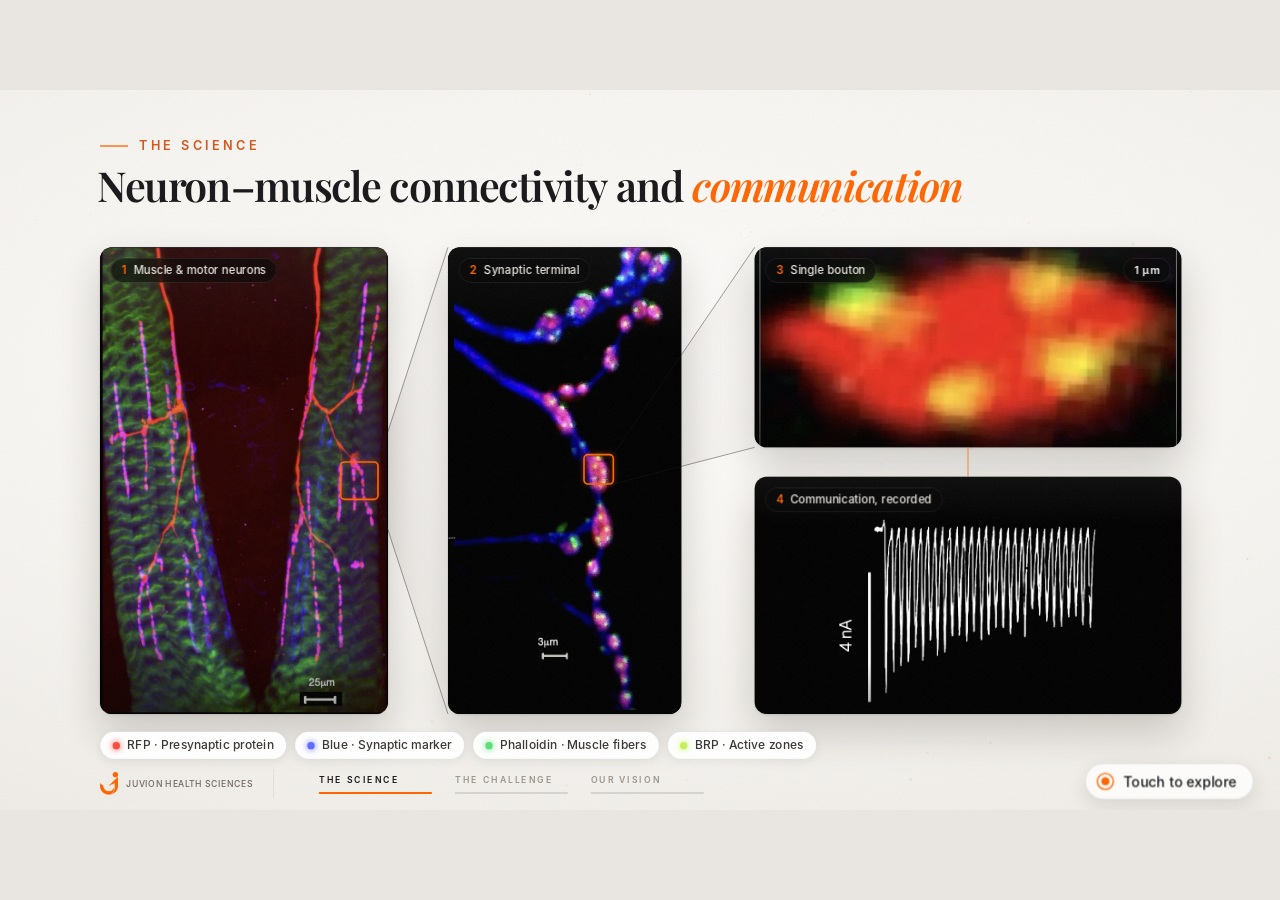
<file: neuromuscular-showcase/light/index.html>
<!DOCTYPE html>
<html lang="en">
<head>
<meta charset="utf-8">
<meta name="viewport" content="width=device-width, initial-scale=1, maximum-scale=1, user-scalable=no">
<title>Neuromuscular Health: Showcase (Light) · Juvion Health Sciences</title>
<link rel="preconnect" href="https://fonts.googleapis.com">
<link rel="preconnect" href="https://fonts.gstatic.com" crossorigin>
<link rel="stylesheet" href="https://fonts.googleapis.com/css2?family=Playfair+Display:ital,wght@0,500;0,600;0,700;1,500;1,600&display=swap">
<link rel="stylesheet" href="../../assets/fonts/fonts.css">
<link rel="icon" type="image/png" href="../../assets/brand/favicon-64.png">
<style>
  /*
    VOICE   calm, scientific, premium, a gallery wall at night
    IDEA    one signal, travelling from nerve to muscle to a whole life
    PICTURE the team's own micrographs, framed like museum plates, joined by live zoom beams and signals
    COLOUR  black ground, warm orange signal #fe6603, the science's own red / blue / green only in legends
    TYPE    Inter Display Light for titles, Inter for everything else
  */
  :root{
    --o:#fe6603; --o2:#ff8a3d; --ink:#F2EFE9; --mut:#9A9590; --dim:#5E5A55;
    --glass:rgba(20,19,21,.72); --line:rgba(255,255,255,.10);
    --ease:cubic-bezier(.2,.8,.2,1); --out:cubic-bezier(.16,1,.3,1);
    --R:#FF4A3D; --B:#5A6BFF; --G:#5FE07A; --G2:#C6F25A; --V:#6A45FF;
  }
  *{box-sizing:border-box;margin:0;padding:0}
  html,body{width:100%;height:100%;background:#000;overflow:hidden;-webkit-user-select:none;user-select:none;-webkit-tap-highlight-color:transparent;touch-action:none}
  body{font-family:'IT',"Segoe UI",Helvetica,Arial,sans-serif;color:var(--ink);font-feature-settings:"cv11","ss01"}
  body.hide-cursor,body.hide-cursor *{cursor:none!important}
  img{display:block;-webkit-user-drag:none;pointer-events:none}
  button{font:inherit;color:inherit;background:none;border:0;cursor:pointer}

  #viewport{position:fixed;inset:0;display:flex;align-items:center;justify-content:center}
  #stage{position:relative;width:1920px;height:1080px;flex:none;overflow:hidden;background:radial-gradient(120% 90% at 50% 40%,#100e0c 0%,#080808 70%)}
  #fx{position:absolute;inset:0;width:1920px;height:1080px;z-index:0}

  .slide{position:absolute;inset:0;z-index:1;opacity:0;visibility:hidden;transition:opacity 1.2s ease,visibility 0s linear 1.2s}
  .slide.active{opacity:1;visibility:visible;transition:opacity 1.2s ease,visibility 0s}
  .content{position:absolute;inset:0}
  .abs{position:absolute}

  /* ---------- entrance system: everything keyed on .in, delays via --d ---------- */
  .slide{--k:1}
  .slide.quick{--k:.22}
  .a{opacity:0;transform:translateY(26px);transition:opacity 1s ease calc(var(--d,0s)*var(--k)),transform 1.3s var(--out) calc(var(--d,0s)*var(--k))}
  .a.zoom{transform:scale(.94);filter:blur(10px);transition:opacity 1s ease calc(var(--d,0s)*var(--k)),transform 1.6s var(--out) calc(var(--d,0s)*var(--k)),filter 1.2s ease calc(var(--d,0s)*var(--k))}
  .in .a{opacity:1;transform:none;filter:none}
  .clip{clip-path:inset(100% 0 0 0);transition:clip-path 1.6s var(--out) calc(var(--d,0s)*var(--k))}
  .in .clip{clip-path:inset(0 0 0 0)}
  .sweep{clip-path:inset(0 100% 0 0);transition:clip-path 2.6s cubic-bezier(.45,.05,.4,1) calc(var(--d,0s)*var(--k))}
  .in .sweep{clip-path:inset(0 0 0 0)}
  .draw{stroke-dasharray:1;stroke-dashoffset:1;transition:stroke-dashoffset 1s var(--ease) calc(var(--d,0s)*var(--k))}
  .in .draw{stroke-dashoffset:0}
  .noanim *,.noanim *::before,.noanim *::after{transition:none!important}

  /* ---------- typography ---------- */
  .eyebrow{display:flex;align-items:center;gap:16px;font:600 19px/1 'IT';letter-spacing:5px;color:var(--o);text-transform:uppercase}
  .eyebrow::before{content:"";width:42px;height:2px;background:var(--o);box-shadow:0 0 12px var(--o)}
  .title{font:300 66px/1.06 'ID';letter-spacing:-1.4px;color:var(--ink);white-space:nowrap}
  .title .w{display:inline-block;opacity:0;transform:translateY(.5em);filter:blur(8px);
    transition:opacity .9s ease calc((var(--wd) + .15s)*var(--k)),transform 1.2s var(--out) calc((var(--wd) + .15s)*var(--k)),filter 1s ease calc((var(--wd) + .15s)*var(--k))}
  .in .title .w{opacity:1;transform:none;filter:none}
  .title b{font-weight:600}

  /* ---------- plates (framed images) ---------- */
  .plate{border-radius:18px;overflow:hidden;background:#000;
    box-shadow:0 0 0 1px rgba(255,255,255,.09),0 30px 80px rgba(0,0,0,.65)}
  .plate img{width:100%;height:100%;object-fit:cover}
  .plate .kb{width:100%;height:100%;animation:kb 18s ease-in-out infinite alternate}
  @keyframes kb{from{transform:scale(1)}to{transform:scale(1.05)}}
  .plate .kb{transform-origin:50% 85%}
  .plate::after{content:"";position:absolute;inset:0;border-radius:inherit;pointer-events:none;
    background:linear-gradient(180deg,rgba(255,255,255,.05),transparent 22%,transparent 78%,rgba(0,0,0,.35))}
  .tag{position:absolute;z-index:2;display:flex;align-items:center;gap:10px;padding:9px 15px;border-radius:999px;
    background:rgba(8,8,9,.66);-webkit-backdrop-filter:blur(12px);backdrop-filter:blur(12px);border:1px solid rgba(255,255,255,.10);
    font:500 17px/1 'IT';color:#ECE8E2;white-space:nowrap}
  .tag.tl{left:16px;top:16px}.tag.tr{right:16px;top:16px}.tag.bl{left:16px;bottom:16px}
  .tag .n{color:var(--o);font-weight:600;letter-spacing:1px}
  .scale{font:600 16px/1 'IT';letter-spacing:1px;color:#fff}

  .legend{display:flex;gap:12px;flex-wrap:nowrap}
  .lg{display:flex;align-items:center;gap:11px;padding:11px 18px;border-radius:999px;border:1px solid var(--line);
    background:rgba(255,255,255,.035);font:500 18px/1 'IT';color:#DAD5CE;white-space:nowrap}
  .lg i{width:11px;height:11px;border-radius:50%;flex:none}

  svg.over{position:absolute;inset:0;width:1920px;height:1080px;pointer-events:none;overflow:visible}
  .beam{fill:none;stroke:rgba(255,255,255,.55);stroke-width:1.4}
  .beamfill{fill:url(#beamGrad);opacity:0;transition:opacity 1.2s ease calc(var(--d,0s)*var(--k))}
  .in .beamfill{opacity:1}
  .roi{fill:none;stroke:var(--o);stroke-width:2.5;filter:drop-shadow(0 0 6px rgba(254,102,3,.9))}

  /* slide 1: oscilloscope sweep line on the recording */
  .scan{position:absolute;top:0;bottom:0;width:2px;left:0;background:linear-gradient(180deg,transparent,var(--o2),transparent);
    box-shadow:0 0 18px 4px rgba(254,102,3,.55);opacity:0}
  .in .scan{animation:scan 5.5s cubic-bezier(.45,.05,.4,1) calc(var(--d,0s)*var(--k)) infinite}
  @keyframes scan{0%{left:0;opacity:0}5%{opacity:1}45%{left:100%;opacity:1}50%,100%{left:100%;opacity:0}}
  .flow{position:absolute;width:10px;height:10px;margin:-5px 0 0 -5px;border-radius:50%;background:#fff;box-shadow:0 0 14px 4px var(--o);opacity:0}

  /* slide 2 */
  .agelabel{text-align:center}
  .agelabel .big{font:300 46px/1 'ID';color:#fff;letter-spacing:-.5px}
  .agelabel .sm{font:600 15px/1 'IT';letter-spacing:4px;color:var(--mut);text-transform:uppercase;margin-top:12px}
  .axis .track{position:absolute;left:0;right:0;top:50%;height:2px;margin-top:-1px;background:rgba(255,255,255,.08);border-radius:2px}
  .axis .fill{position:absolute;left:0;top:50%;height:2px;margin-top:-1px;width:100%;transform-origin:0 50%;transform:scaleX(0);
    background:linear-gradient(90deg,var(--o2),var(--o) 40%,rgba(254,102,3,.25));box-shadow:0 0 14px rgba(254,102,3,.5);
    transition:transform 5s cubic-bezier(.5,0,.4,1) calc(var(--d,0s)*var(--k))}
  .in .axis .fill{transform:scaleX(1)}
  .node{position:absolute;top:50%;width:18px;height:18px;margin:-9px 0 0 -9px;border-radius:50%;background:#000;border:2px solid #444;
    transition:border-color .5s ease calc(var(--d,0s)*var(--k)),box-shadow .5s ease calc(var(--d,0s)*var(--k)),background .5s ease calc(var(--d,0s)*var(--k))}
  .in .node{border-color:var(--o);background:var(--o);box-shadow:0 0 0 6px rgba(254,102,3,.16),0 0 20px rgba(254,102,3,.7)}
  .in .node.fade{background:#2a1a10;box-shadow:0 0 0 6px rgba(254,102,3,.08)}
  .axis .cap{position:absolute;top:50%;transform:translateY(-50%);font:600 14px/1 'IT';letter-spacing:4px;color:var(--mut);white-space:nowrap}

  /* slide 3 */
  .nr{mix-blend-mode:screen;animation:float 14s ease-in-out infinite alternate}
  @keyframes float{from{transform:translate(0,0)}to{transform:translate(-14px,10px)}}
  .wave path{fill:none;stroke-linejoin:round;stroke-linecap:round}
  .wave .base{stroke:rgba(254,102,3,.78);stroke-width:3;filter:drop-shadow(0 0 6px rgba(254,102,3,.45))}
  .wave .pulse{stroke:#FFD2AE;stroke-width:4.5;stroke-dasharray:.05 1;filter:drop-shadow(0 0 10px #ff8a3d) drop-shadow(0 0 22px rgba(254,102,3,.9));opacity:0;transition:opacity .8s ease calc(3.4s*var(--k))}
  .in .wave .pulse{opacity:1}
  .wave .draw{transition-duration:3.4s;transition-timing-function:cubic-bezier(.45,.05,.4,1)}
  .stage-c{position:absolute;width:300px;height:300px;margin:-150px 0 0 -150px}
  .stage-c .disc{position:absolute;inset:30px;border-radius:50%;background:#000}
  .stage-c .ring{position:absolute;inset:30px;border-radius:50%;border:2px solid rgba(254,102,3,.62);transition:box-shadow .6s ease,border-color .6s ease}
  .stage-c .ring2{position:absolute;inset:6px;border-radius:50%;border:1px dashed rgba(254,102,3,.22);animation:spin 60s linear infinite}
  @keyframes spin{to{transform:rotate(360deg)}}
  .stage-c .ph{position:absolute;inset:41px;border-radius:50%;overflow:hidden}
  .stage-c .ph img{width:100%;height:100%}
  .stage-c .ph{transition:filter .6s ease}
  .stage-c.lit .ring{border-color:#FFB37A;border-width:3px;box-shadow:0 0 0 10px rgba(254,102,3,.18),0 0 70px rgba(254,102,3,.75),inset 0 0 30px rgba(254,102,3,.5)}
  .stage-c.lit .ph{filter:brightness(1.18) saturate(1.1)}
  .pl{text-align:center;width:420px;margin-left:-210px}
  .pl .eb{font:600 18px/1 'IT';letter-spacing:5px;color:var(--o)}
  .pl .nm{font:500 34px/1.15 'ID';color:#fff;margin-top:12px;letter-spacing:-.2px}
  .card{border-radius:18px;background:linear-gradient(180deg,#151415,#0d0d0e);border:1.5px solid #2F2D2C;padding:24px 26px;
    box-shadow:0 24px 60px rgba(0,0,0,.5)}
  .card.first{border:2px solid var(--o);box-shadow:0 0 0 6px rgba(254,102,3,.07),0 24px 60px rgba(0,0,0,.5),0 0 40px rgba(254,102,3,.14)}
  .card .h{font:600 31px/1.1 'ID';color:var(--o);letter-spacing:-.2px}
  .card .s{font:600 21px/1.3 'IT';color:#fff;margin-top:10px}
  .card .s + .s{margin-top:0}
  .card .d{font:400 19px/1.35 'IT';color:#B7B1A9;margin-top:6px}
  .chev{position:absolute;width:44px;height:44px;margin:-22px 0 0 -22px;border-radius:50%;border:1.5px solid rgba(254,102,3,.55);background:#0b0a0a;
    display:flex;align-items:center;justify-content:center}
  .chev svg{width:18px;height:18px;stroke:var(--o);stroke-width:2.6;fill:none;stroke-linecap:round;stroke-linejoin:round}
  .chev::before,.chev::after{content:"";position:absolute;top:50%;height:1.5px;width:12px;background:rgba(254,102,3,.45)}
  .chev::before{right:100%}.chev::after{left:100%}
  .in .chev{animation:chev 3.2s ease-in-out infinite;animation-delay:calc(var(--d,0s) + 1s)}
  @keyframes chev{0%,70%,100%{box-shadow:none;border-color:rgba(254,102,3,.55)}80%{box-shadow:0 0 0 8px rgba(254,102,3,.12),0 0 26px rgba(254,102,3,.6);border-color:var(--o2)}}

  /* ---------- hotspots ---------- */
  .hs{position:absolute;z-index:5;border-radius:20px;border:2px solid transparent;outline:none;
    transition:box-shadow .6s var(--ease),border-color .4s,background-color .4s}
  .hs.round{border-radius:40px}
  .explore .hs:hover{border-color:rgba(254,102,3,.45);background:rgba(254,102,3,.04)}
  .hs.active{border-color:rgba(254,102,3,.95)!important;background:transparent!important;box-shadow:0 0 0 4000px rgba(0,0,0,.66),0 0 46px rgba(254,102,3,.35);z-index:6}
  .dot{position:absolute;width:46px;height:46px;margin:-23px 0 0 -23px;border-radius:50%;pointer-events:none;opacity:0;transform:scale(.4);transition:opacity .5s var(--ease),transform .5s var(--ease)}
  .dot::before{content:"";position:absolute;inset:11px;border-radius:50%;background:var(--o);box-shadow:0 0 0 3px rgba(0,0,0,.6),0 0 18px rgba(254,102,3,.95)}
  .dot::after{content:"";position:absolute;inset:0;border-radius:50%;border:2px solid var(--o);animation:ping 2.2s var(--ease) infinite}
  .dot i{position:absolute;inset:0;display:flex;align-items:center;justify-content:center;font:700 22px/1 'IT';font-style:normal;color:#111;z-index:1}
  @keyframes ping{0%{transform:scale(.55);opacity:.95}80%,100%{transform:scale(1.65);opacity:0}}
  .explore .slide.active .dot{opacity:1;transform:scale(1)}
  .hs.active .dot,.has-detail .hs:not(.active) .dot{opacity:0!important}

  /* ---------- chrome ---------- */
  #chapters{position:absolute;left:150px;bottom:24px;z-index:20;display:flex;gap:34px}
  .ch{display:flex;flex-direction:column;gap:11px;width:170px;cursor:default}
  .ch span{font:600 13px/1 'IT';letter-spacing:3px;text-transform:uppercase;color:#6d6863;transition:color .5s}
  .ch .bar{position:relative;height:3px;border-radius:3px;background:rgba(255,255,255,.12);overflow:hidden}
  .ch .bar b{position:absolute;inset:0;background:var(--o);transform-origin:0 50%;transform:scaleX(0)}
  .ch.cur span{color:#EDE8E1}
  .ch.done .bar b{transform:scaleX(1);background:rgba(255,255,255,.42)}
  .explore .ch{cursor:pointer}
  .explore .ch.cur .bar b{transform:scaleX(1);background:var(--o)}

  #hint,#controls,#toast{-webkit-backdrop-filter:blur(18px);backdrop-filter:blur(18px)}
  #hint{position:absolute;right:40px;bottom:16px;z-index:20;display:flex;align-items:center;gap:14px;padding:13px 24px 13px 16px;border-radius:999px;
    background:var(--glass);border:1px solid var(--line);font:500 21px/1 'IT';color:#ECE8E2;transition:opacity .6s var(--ease),transform .6s var(--ease),right .9s var(--ease)}
  #hint .tap{position:relative;width:26px;height:26px}
  #hint .tap::before{content:"";position:absolute;inset:7px;border-radius:50%;background:var(--o)}
  #hint .tap::after{content:"";position:absolute;inset:0;border-radius:50%;border:2px solid var(--o);animation:ping 1.8s var(--ease) infinite}
  .explore #hint{opacity:0;transform:translateY(20px);pointer-events:none}
  #controls{position:absolute;right:40px;bottom:14px;z-index:20;display:flex;align-items:center;gap:4px;padding:5px;border-radius:999px;background:var(--glass);border:1px solid var(--line);
    opacity:0;transform:translateY(20px);pointer-events:none;transition:opacity .6s var(--ease),transform .6s var(--ease),right .9s var(--ease)}
  .explore #controls{opacity:1;transform:none;pointer-events:auto}
  a.cbtn{text-decoration:none}
  .cbtn{width:50px;height:50px;border-radius:50%;display:flex;align-items:center;justify-content:center;transition:background .25s}
  .cbtn:hover{background:rgba(255,255,255,.08)}
  .cbtn svg{width:22px;height:22px;stroke:#eee;fill:none;stroke-width:2.2;stroke-linecap:round;stroke-linejoin:round}
  #count{min-width:64px;text-align:center;font:500 18px/1 'IT';letter-spacing:2px;color:#cfcac3;font-variant-numeric:tabular-nums}
  #resume{display:flex;align-items:center;gap:10px;height:50px;padding:0 20px 0 6px;border-radius:999px;background:var(--o);color:#111;font:600 18px/1 'IT';margin-left:4px}
  #resume .rg{position:relative;width:38px;height:38px}
  #resume .rg>svg{position:absolute;inset:0;width:38px;height:38px;transform:rotate(-90deg)}
  #resume circle{fill:none;stroke-width:3}#resume .bg{stroke:rgba(0,0,0,.18)}#resume .fg{stroke:#111;stroke-dasharray:119.4}
  #resume .play{position:absolute;inset:0;display:flex;align-items:center;justify-content:center}
  #resume .play svg{width:15px;height:15px;fill:#111}
  .sep{width:1px;height:26px;background:var(--line);margin:0 4px}
  #toast{position:absolute;right:40px;bottom:84px;z-index:30;opacity:0;transform:translateY(12px);pointer-events:none;padding:12px 24px;border-radius:999px;background:var(--glass);
    border:1px solid var(--line);font:400 19px/1 'IT';color:#eee;white-space:nowrap;transition:opacity .5s var(--ease),transform .5s var(--ease),right .9s var(--ease)}
  #toast b{color:var(--o);font-weight:600}
  #toast.on{opacity:1;transform:none}

  /* ---------- drawer ---------- */
  #drawer{position:absolute;top:24px;bottom:24px;width:620px;z-index:25;border-radius:30px;display:flex;flex-direction:column;padding:44px 48px 34px;overflow:hidden;
    background:linear-gradient(180deg,rgba(28,27,29,.88),rgba(13,13,14,.93));border:1px solid rgba(255,255,255,.09);
    -webkit-backdrop-filter:blur(26px) saturate(1.2);backdrop-filter:blur(26px) saturate(1.2);box-shadow:0 40px 120px rgba(0,0,0,.6),inset 0 1px 0 rgba(255,255,255,.06);
    transition:transform .7s var(--ease),opacity .5s ease;opacity:0;pointer-events:none}
  #drawer.right{right:24px;transform:translateX(110%)}#drawer.left{left:24px;transform:translateX(-110%)}
  #drawer.open{transform:none;opacity:1;pointer-events:auto}
  #drawer::before{content:"";position:absolute;left:0;right:0;top:0;height:3px;background:linear-gradient(90deg,transparent,var(--o),transparent);opacity:.8}
  .d-close{position:absolute;top:22px;right:22px;width:56px;height:56px;border-radius:50%;display:flex;align-items:center;justify-content:center;background:rgba(255,255,255,.06);border:1px solid var(--line);z-index:2}
  .d-close svg{width:22px;height:22px;stroke:#ddd;stroke-width:2.2;fill:none;stroke-linecap:round}
  .d-media{flex:none;border-radius:20px;overflow:hidden;background:#000 center/cover no-repeat;border:1px solid rgba(255,255,255,.08);margin:22px auto 28px}
  .d-media.round{width:280px;height:280px;border-radius:50%;border:3px solid rgba(254,102,3,.75);box-shadow:0 0 0 12px rgba(254,102,3,.08),0 20px 60px rgba(254,102,3,.18)}
  .d-media.none{display:none}
  .d-flow{display:flex;align-items:center;gap:8px;margin:26px 0 34px}.d-flow.none{display:none}
  .fnode{flex:1;padding:16px 8px;border-radius:14px;border:1.5px solid #3A3A3A;background:#111;text-align:center;font:600 15px/1.2 'IT';color:#9b968f}
  .fnode.on{border-color:var(--o);color:#fff;box-shadow:0 0 24px rgba(254,102,3,.28)}
  .fnode .n{display:block;font-size:13px;color:var(--o);letter-spacing:2px;margin-bottom:4px}
  .farr{color:var(--o);font:700 18px/1 'IT'}
  .d-scroll{flex:1;min-height:0;overflow:auto;scrollbar-width:none}.d-scroll::-webkit-scrollbar{display:none}
  .d-eyebrow{font:600 17px/1 'IT';letter-spacing:4px;color:var(--o)}
  .d-title{font:600 44px/1.1 'ID';color:#fff;margin:14px 0 20px;letter-spacing:-.6px}
  .d-body{font:400 23px/1.5 'IT';color:#cfcac3}
  .d-chips{display:flex;flex-wrap:wrap;gap:8px;margin-top:22px}
  .chip{display:flex;align-items:center;gap:10px;padding:8px 14px;border-radius:999px;background:rgba(255,255,255,.06);border:1px solid var(--line);font:500 17px/1.1 'IT';color:#e6e2dc}
  .chip i{width:11px;height:11px;border-radius:50%;flex:none}
  .d-nav{flex:none;display:flex;align-items:center;justify-content:space-between;padding-top:20px;border-top:1px solid var(--line);margin-top:18px}
  .d-nav button{display:flex;align-items:center;gap:10px;font:500 19px/1 'IT';color:#ddd;padding:13px 18px;border-radius:999px;background:rgba(255,255,255,.05);border:1px solid var(--line)}
  .d-nav button svg{width:18px;height:18px;stroke:#ddd;stroke-width:2.4;fill:none;stroke-linecap:round;stroke-linejoin:round}
  .d-nav span{font:500 18px/1 'IT';color:#8f8a84;letter-spacing:2px}
  #drawer .rv{opacity:0;transform:translateY(16px)}
  #drawer.open .rv{opacity:1;transform:none;transition:opacity .6s ease,transform .7s var(--ease)}
  #drawer.open .d-flow{transition-delay:.1s}
  #drawer.open .d-scroll .rv:nth-child(1){transition-delay:.16s}#drawer.open .d-scroll .rv:nth-child(2){transition-delay:.22s}
  #drawer.open .d-scroll .rv:nth-child(3){transition-delay:.28s}#drawer.open .d-scroll .rv:nth-child(4){transition-delay:.34s}
  #drawer.swap .rv{opacity:0!important;transform:translateY(10px)!important;transition:opacity .2s ease,transform .2s ease!important}

  #vignette{position:absolute;inset:0;pointer-events:none;z-index:15;background:radial-gradient(130% 120% at 50% 45%,transparent 68%,rgba(0,0,0,.45) 100%)}
  .on-s2 #hint,.on-s2 #controls,.on-s2 #toast{right:40px}
  @media (prefers-reduced-motion:reduce){.plate .kb,.nr,.ring2{animation:none}}
</style>
<style>
  /* ===== LIGHT EDITION: gallery wall by day: warm paper ground, dark museum plates ===== */
  :root{--ink:#18171A;--mut:#6E685F;--o:#fe6603;--od:#d4571a;--paper:#F4F2EE;
    --glass:rgba(255,255,255,.78);--line:rgba(20,18,16,.10)}
  html,body,#viewport{background:#E9E6E1}
  #stage{background:radial-gradient(120% 95% at 50% 38%,#FDFCFA 0%,#F4F2EE 55%,#E9E5DF 100%)}
  #vignette{background:radial-gradient(130% 120% at 50% 45%,transparent 72%,rgba(60,45,30,.08) 100%)}
  .eyebrow{color:var(--od)}.eyebrow::before{background:var(--o);box-shadow:none}
  .title{color:var(--ink)}
  .plate{box-shadow:0 0 0 1px rgba(0,0,0,.06),0 2px 4px rgba(40,30,20,.06),0 28px 60px rgba(40,30,20,.20)}
  .lg{background:#fff;border-color:rgba(20,18,16,.08);color:#3A3632;box-shadow:0 4px 14px rgba(40,30,20,.06)}
  .beam{stroke:rgba(30,28,26,.45)}
  .roi{filter:drop-shadow(0 0 4px rgba(254,102,3,.6))}
  .agelabel .big{color:var(--ink);font-weight:300}
  .axis .track{background:rgba(20,18,16,.10)}
  .axis .fill{box-shadow:none;background:linear-gradient(90deg,var(--od),var(--o) 45%,rgba(254,102,3,.25))}
  .axis .cap{color:var(--mut)}
  .node{background:var(--paper);border-color:#C9C4BC}
  .in .node{background:var(--o);border-color:var(--o);box-shadow:0 0 0 6px rgba(254,102,3,.16)}
  .in .node.fade{background:#fff;border-color:var(--o);box-shadow:0 0 0 6px rgba(254,102,3,.08)}
  .nr{mix-blend-mode:normal}
  .wave .base{stroke:rgba(254,102,3,.55);stroke-width:3;filter:none}
  .wave .pulse{stroke:var(--od);stroke-width:5;filter:drop-shadow(0 0 6px rgba(254,102,3,.8)) drop-shadow(0 0 16px rgba(254,102,3,.45))}
  .stage-c .disc{background:#fff;box-shadow:0 18px 40px rgba(40,30,20,.16)}
  .stage-c .ring{border-color:rgba(254,102,3,.75)}
  .stage-c .ring2{border-color:rgba(198,90,23,.28)}
  .stage-c.lit .ring{border-color:var(--o);box-shadow:0 0 0 10px rgba(254,102,3,.16),0 0 50px rgba(254,102,3,.45)}
  .stage-c.lit .ph{filter:brightness(1.08) saturate(1.1)}
  .pl .eb{color:var(--od)}.pl .nm{color:var(--ink)}
  .card{background:#fff;border:1.5px solid #E3DED7;box-shadow:0 2px 4px rgba(40,30,20,.04),0 22px 50px rgba(40,30,20,.10)}
  .card.first{border:2px solid var(--o);box-shadow:0 0 0 6px rgba(254,102,3,.10),0 22px 50px rgba(40,30,20,.12)}
  .card .h{color:var(--od)}.card .s{color:var(--ink)}.card .d{color:#6E685F}
  .chev{background:#fff;border-color:rgba(254,102,3,.6)}
  .chev svg{stroke:var(--od)}
  @keyframes chev{0%,70%,100%{box-shadow:none;border-color:rgba(254,102,3,.6)}80%{box-shadow:0 0 0 8px rgba(254,102,3,.14),0 0 22px rgba(254,102,3,.4);border-color:var(--o)}}

  .explore .hs:hover{border-color:rgba(254,102,3,.55);background:rgba(254,102,3,.05)}
  .hs.active{border-color:var(--o)!important;box-shadow:0 0 0 4000px rgba(244,242,238,.82),0 20px 60px rgba(40,30,20,.25)}
  .dot::before{box-shadow:0 0 0 3px rgba(255,255,255,.9),0 0 14px rgba(254,102,3,.8)}
  .dot i{color:#fff}

  .ch span{color:#9C958C}.ch.cur span{color:var(--ink)}
  .ch .bar{background:rgba(20,18,16,.12)}
  .ch.done .bar b{background:rgba(20,18,16,.35)}
  #hint,#controls,#toast{box-shadow:0 10px 30px rgba(40,30,20,.12)}
  #hint{color:var(--ink)}
  .cbtn:hover{background:rgba(0,0,0,.05)}
  .cbtn svg{stroke:var(--ink)}
  #count{color:#4A4540}
  #resume{color:#fff}#resume .fg{stroke:#fff}#resume .bg{stroke:rgba(255,255,255,.3)}#resume .play svg{fill:#fff}
  #toast{color:#2A2724}#toast b{color:var(--od)}

  #drawer{background:linear-gradient(180deg,rgba(255,255,255,.94),rgba(250,248,245,.96));border-color:rgba(20,18,16,.08);
    box-shadow:0 40px 100px rgba(40,30,20,.22),inset 0 1px 0 #fff}
  .d-close{background:rgba(0,0,0,.04);border-color:var(--line)}.d-close svg{stroke:#333}
  .d-media{border-color:rgba(0,0,0,.08);box-shadow:0 16px 40px rgba(40,30,20,.18)}
  .d-media.round{border-color:var(--o);box-shadow:0 0 0 12px rgba(254,102,3,.10),0 20px 50px rgba(40,30,20,.18)}
  .d-eyebrow{color:var(--od)}.d-title{color:var(--ink)}.d-body{color:#4A4540}
  .chip{background:#F3F0EB;border-color:var(--line);color:#3A3632}
  .fnode{background:#fff;border-color:#E3DED7;color:#8A847B}
  .fnode.on{border-color:var(--o);color:var(--ink);box-shadow:0 0 0 4px rgba(254,102,3,.10)}
  .fnode .n,.farr{color:var(--od)}
  .d-nav button{background:#F3F0EB;border-color:var(--line);color:#2A2724}.d-nav button svg{stroke:#2A2724}
  .d-nav span{color:#8A847B}
</style>

<style>
  /* ===== Juvion brand layer: matches juvionhs.com (Playfair Display + Inter, #fe6603) ===== */
  :root{--serif:'Playfair Display',Georgia,'Times New Roman',serif}
  .title{font:600 62px/1.08 var(--serif);letter-spacing:-.03em}
  .title .em{font-style:italic;color:var(--o)}
  .agelabel .big{font:500 46px/1 var(--serif);letter-spacing:-.02em}
  .pl .nm{font:600 32px/1.15 var(--serif);letter-spacing:-.02em}
  .card .h{font:600 30px/1.1 var(--serif);letter-spacing:-.02em}
  .d-title{font:600 42px/1.12 var(--serif);letter-spacing:-.025em}
  #resume{color:#fff;border-radius:999px;box-shadow:0 4px 24px rgba(254,102,3,.3),0 1px 4px rgba(254,102,3,.2)}
  #resume .fg{stroke:#fff}#resume .bg{stroke:rgba(255,255,255,.3)}#resume .play svg{fill:#fff}
  #brand{position:absolute;left:150px;bottom:18px;z-index:20;height:44px;display:flex;align-items:center;gap:13px;padding-right:30px;border-right:1px solid var(--line)}
  #brand img{height:34px;width:auto;display:block}
  #brand span{font:500 13px/1 'IT',Inter,sans-serif;letter-spacing:.06em;text-transform:uppercase;color:var(--mut);white-space:nowrap}
  #chapters{left:478px}
  #grain{position:absolute;inset:0;z-index:16;pointer-events:none;opacity:.05;background-image:url("data:image/svg+xml,%3Csvg viewBox='0 0 256 256' xmlns='http://www.w3.org/2000/svg'%3E%3Cfilter id='n'%3E%3CfeTurbulence type='fractalNoise' baseFrequency='0.9' numOctaves='4' stitchTiles='stitch'/%3E%3C/filter%3E%3Crect width='100%25' height='100%25' filter='url(%23n)'/%3E%3C/svg%3E");background-size:180px 180px}
</style>
</head>
<body class="attract">
<div id="viewport"><div id="stage">
  <canvas id="fx" width="1920" height="1080"></canvas>

  <!-- ============ 1 · THE SCIENCE ============ -->
  <section class="slide" data-dur="16000" data-name="The science">
    <div class="content">
      <div class="abs eyebrow a" style="left:150px;top:74px;--d:0s">The science</div>
      <h1 class="abs title" style="left:146px;top:110px">Neuron–muscle connectivity and *communication*</h1>

      <svg class="over" viewBox="0 0 1920 1080">
        <defs><linearGradient id="beamGrad" x1="0" x2="1"><stop offset="0" stop-color="#3a2a1c" stop-opacity=".09"/><stop offset="1" stop-color="#3a2a1c" stop-opacity=".01"/></linearGradient></defs>
        <polygon class="beamfill" style="--d:2.2s" points="567,558 672,236 672,936 567,614"/>
        <polygon class="beamfill" style="--d:5.0s" points="920,547 1132,236 1132,536 920,591"/>
      </svg>

      <div id="s1p1" class="abs plate a zoom" style="left:150px;top:236px;width:432px;height:700px;--d:.5s">
        <div class="kb"><img data-a="m1" alt="Motor neurons branching across muscle fibers"></div>
        <span class="tag tl"><span class="n">1</span>Muscle &amp; motor neurons</span>
      </div>
      <div id="s1p2" class="abs plate a zoom" style="left:672px;top:236px;width:350px;height:700px;--d:2.9s">
        <div class="kb" style="animation-delay:-6s"><img data-a="m2" alt="Synaptic terminal with boutons"></div>
        <span class="tag tl"><span class="n">2</span>Synaptic terminal</span>
      </div>
      <div id="s1p3" class="abs plate a zoom" style="left:1132px;top:236px;width:640px;height:300px;--d:5.7s">
        <div class="kb" style="animation-delay:-3s"><img data-a="m3" alt="Single synaptic bouton"></div>
        <span class="tag tl"><span class="n">3</span>Single bouton</span>
        <span class="tag tr scale">1 µm</span>
      </div>
      <div id="s1p4" class="abs plate a" style="left:1132px;top:580px;width:640px;height:356px;--d:7.4s">
        <div class="abs sweep" style="inset:58px 24px 16px 24px;--d:7.6s"><img data-a="m4" alt="Evoked synaptic currents, 4 nA scale" style="width:100%;height:100%;object-fit:contain"></div>
        <div class="scan" style="--d:10.4s"></div>
        <span class="tag tl"><span class="n">4</span>Communication, recorded</span>
      </div>

      <svg class="over" viewBox="0 0 1920 1080">
        <rect class="roi draw" pathLength="1" style="--d:1.6s" x="511" y="558" width="56" height="56" rx="6"/>
        <line class="beam draw" pathLength="1" style="--d:2.1s" x1="567" y1="558" x2="672" y2="236"/>
        <line class="beam draw" pathLength="1" style="--d:2.1s" x1="567" y1="614" x2="672" y2="936"/>
        <rect class="roi draw" pathLength="1" style="--d:4.4s" x="876" y="547" width="44" height="44" rx="6"/>
        <line class="beam draw" pathLength="1" style="--d:4.9s" x1="920" y1="547" x2="1132" y2="236"/>
        <line class="beam draw" pathLength="1" style="--d:4.9s" x1="920" y1="591" x2="1132" y2="536"/>
        <line class="beam draw" pathLength="1" style="--d:7.0s;stroke:rgba(254,102,3,.8);stroke-dasharray:1" x1="1452" y1="536" x2="1452" y2="580"/>
      </svg>

      <div class="abs legend a" style="left:150px;top:962px;--d:8.6s">
        <span class="lg"><i style="background:var(--R);box-shadow:0 0 10px var(--R)"></i>RFP · Presynaptic protein</span>
        <span class="lg"><i style="background:var(--B);box-shadow:0 0 10px var(--B)"></i>Blue · Synaptic marker</span>
        <span class="lg"><i style="background:var(--G);box-shadow:0 0 10px var(--G)"></i>Phalloidin · Muscle fibers</span>
        <span class="lg"><i style="background:var(--G2);box-shadow:0 0 10px var(--G2)"></i>BRP · Active zones</span>
      </div>
      <div class="hotspots"></div>
    </div>
  </section>

  <!-- ============ 2 · THE CHALLENGE ============ -->
  <section class="slide" data-dur="13000" data-name="The challenge">
    <div class="content">
      <div class="abs eyebrow a" style="left:150px;top:74px;--d:0s">The challenge</div>
      <h1 class="abs title" style="left:146px;top:110px">Neuron–muscle connectivity degenerates *with age*</h1>
      <div class="abs legend a" style="right:150px;top:62px;--d:.6s">
        <span class="lg"><i style="background:#FF2A1F;box-shadow:0 0 10px #FF2A1F"></i>Neurons · Red</span>
        <span class="lg"><i style="background:var(--V);box-shadow:0 0 10px var(--V)"></i>Muscles · Blue</span>
      </div>

      <div id="s2p1" class="abs plate clip" style="left:174px;top:232px;width:475px;height:660px;--d:.8s"><div class="kb"><img data-a="y1" alt="Young neuromuscular junctions"></div></div>
      <div id="s2p2" class="abs plate clip" style="left:719px;top:232px;width:475px;height:660px;--d:1.9s"><div class="kb" style="animation-delay:-5s"><img data-a="y2" alt="Middle-aged neuromuscular junctions"></div></div>
      <div id="s2p3" class="abs plate clip" style="left:1264px;top:232px;width:482px;height:660px;--d:3.0s"><div class="kb" style="animation-delay:-9s"><img data-a="y3" alt="Old neuromuscular junctions"></div></div>

      <div class="abs agelabel a" style="left:174px;width:475px;top:912px;--d:1.4s"><div class="big">Young</div></div>
      <div class="abs agelabel a" style="left:719px;width:475px;top:912px;--d:2.5s"><div class="big">Middle</div></div>
      <div class="abs agelabel a" style="left:1264px;width:482px;top:912px;--d:3.6s"><div class="big">Old</div></div>

      <div class="abs axis" style="left:174px;width:1572px;top:978px;height:20px;--d:1s">
        <div class="track"></div><div class="fill"></div>
        <span class="node" style="left:15.1%;--d:1.6s"></span>
        <span class="node" style="left:49.8%;--d:3.4s"></span>
        <span class="node fade" style="left:84.7%;--d:5.2s"></span>
        <span class="cap" style="right:-80px">AGE</span>
      </div>
      <div class="hotspots"></div>
    </div>
  </section>

  <!-- ============ 3 · OUR VISION ============ -->
  <section class="slide" data-dur="16000" data-name="Our vision">
    <div class="content">
      <div class="abs nr a" style="left:0;top:49px;width:1920px;height:981.6px;--d:.3s"><img data-a="nrl" alt="" style="width:100%;height:100%"></div>
      <div class="abs eyebrow a" style="left:150px;top:74px;--d:0s">Our vision</div>
      <h1 class="abs title" style="left:146px;top:110px">Neuromuscular health across *every stage* of life</h1>

      <svg class="over wave" viewBox="0 0 1920 1080"><path class="base draw" pathLength="1" style="--d:.4s"/><path class="pulse" pathLength="1"/></svg>

      <div id="s3c1" class="abs stage-c a zoom" style="left:300px;top:440px;--d:1.0s"><span class="ring2"></span><span class="disc"></span><span class="ring"></span><div class="ph"><img data-a="p1" alt="Everyday vitality"></div></div>
      <div id="s3c2" class="abs stage-c a zoom" style="left:740px;top:440px;--d:1.6s"><span class="ring2"></span><span class="disc"></span><span class="ring"></span><div class="ph"><img data-a="p2" alt="Healthy longevity"></div></div>
      <div id="s3c3" class="abs stage-c a zoom" style="left:1180px;top:440px;--d:2.2s"><span class="ring2"></span><span class="disc"></span><span class="ring"></span><div class="ph"><img data-a="p3" alt="Peak performance"></div></div>
      <div id="s3c4" class="abs stage-c a zoom" style="left:1620px;top:440px;--d:2.8s"><span class="ring2"></span><span class="disc"></span><span class="ring"></span><div class="ph"><img data-a="p4" alt="Disease and recovery"></div></div>
      <div class="abs pl a" style="left:300px;top:604px;--d:1.4s"><div class="eb">LIVE</div><div class="nm">Everyday vitality</div></div>
      <div class="abs pl a" style="left:740px;top:604px;--d:2.0s"><div class="eb">AGE WELL</div><div class="nm">Healthy longevity</div></div>
      <div class="abs pl a" style="left:1180px;top:604px;--d:2.6s"><div class="eb">SPORT</div><div class="nm">Peak performance</div></div>
      <div class="abs pl a" style="left:1620px;top:604px;--d:3.2s"><div class="eb">DISEASES</div><div class="nm">Disease &amp; recovery</div></div>

      <div id="s3k1" class="abs card first a" style="left:96px;top:768px;width:390px;height:172px;--d:4.2s">
        <div class="h">NeuroGym™</div><div class="s">Discovery platform</div><div class="d">Finds the mechanism, tests every ingredient</div></div>
      <div class="abs chev a" style="left:526px;top:854px;--d:4.6s"><svg viewBox="0 0 24 24"><path d="M9 5l7 7-7 7"/></svg></div>
      <div id="s3k2" class="abs card a" style="left:566px;top:768px;width:390px;height:172px;--d:4.7s">
        <div class="h">Own products</div><div class="s">JHS-6</div><div class="s">JHS-10 FSMP</div><div class="d">Nutrition and medical nutrition</div></div>
      <div class="abs chev a" style="left:996px;top:854px;--d:5.1s"><svg viewBox="0 0 24 24"><path d="M9 5l7 7-7 7"/></svg></div>
      <div id="s3k3" class="abs card a" style="left:1036px;top:768px;width:390px;height:172px;--d:5.2s">
        <div class="h">Pipeline (ingredients)</div><div class="s">For your products</div><div class="d">Drinks · Food · Yogurt</div></div>
      <div class="abs chev a" style="left:1466px;top:854px;--d:5.6s"><svg viewBox="0 0 24 24"><path d="M9 5l7 7-7 7"/></svg></div>
      <div id="s3k4" class="abs card a" style="left:1506px;top:768px;width:390px;height:172px;--d:5.7s">
        <div class="h">Therapeutics</div><div class="s">For age-associated diseases</div><div class="d">Sarcopenia · Motor neuropathy</div></div>
      <div class="hotspots"></div>
    </div>
  </section>

  <div id="vignette"></div>
  <div id="grain"></div>
  <div id="brand"><img src="../../assets/brand/juvion-icon.png" alt="Juvion Health Sciences"><span>Juvion Health Sciences</span></div>
  <div id="chapters"></div>
  <div id="hint"><span class="tap"></span>Touch to explore</div>
  <div id="controls">
    <button class="cbtn" id="prev" aria-label="Previous slide"><svg viewBox="0 0 24 24"><path d="M15 5l-7 7 7 7"/></svg></button>
    <span id="count">1 / 3</span>
    <button class="cbtn" id="next" aria-label="Next slide"><svg viewBox="0 0 24 24"><path d="M9 5l7 7-7 7"/></svg></button>
    <span class="sep"></span>
    <a class="cbtn" href="../" aria-label="Switch to the dark version" title="Dark version"><svg viewBox="0 0 24 24"><path d="M21 12.8A9 9 0 1 1 11.2 3a7 7 0 0 0 9.8 9.8z"/></svg></a>
    <button class="cbtn" id="fs" aria-label="Full screen"><svg viewBox="0 0 24 24"><path d="M4 9V4h5M20 9V4h-5M4 15v5h5M20 15v5h-5"/></svg></button>
    <button id="resume" aria-label="Resume tour"><span class="rg"><svg viewBox="0 0 44 44"><circle class="bg" cx="22" cy="22" r="19"/><circle class="fg" cx="22" cy="22" r="19"/></svg><span class="play"><svg viewBox="0 0 16 16"><path d="M4 2.5v11l9-5.5z"/></svg></span></span>Resume tour</button>
  </div>
  <div id="toast">Tour paused · <b>tap the glowing points</b> to discover more</div>
  <aside id="drawer" class="right" aria-live="polite">
    <button class="d-close" aria-label="Close"><svg viewBox="0 0 24 24"><path d="M6 6l12 12M18 6L6 18"/></svg></button>
    <div class="d-media rv"></div>
    <div class="d-flow rv"></div>
    <div class="d-scroll"><div class="d-eyebrow rv"></div><h2 class="d-title rv"></h2><p class="d-body rv"></p><div class="d-chips rv"></div></div>
    <div class="d-nav"><button class="d-prev"><svg viewBox="0 0 24 24"><path d="M15 5l-7 7 7 7"/></svg>Previous</button><span class="d-count"></span><button class="d-next">Next<svg viewBox="0 0 24 24"><path d="M9 5l7 7-7 7"/></svg></button></div>
  </aside>
</div></div>

<script>
const ASSETS={"nrl": "../img/nrl.webp", "m1": "../img/m1.webp", "m2": "../img/m2.webp", "m3": "../img/m3.webp", "m4": "../img/m4.webp", "y1": "../img/y1.webp", "y2": "../img/y2.webp", "y3": "../img/y3.webp", "p1": "../img/p1.webp", "p2": "../img/p2.webp", "p3": "../img/p3.webp", "p4": "../img/p4.webp"};
const SIZES={"m1": [672, 1090], "m2": [540, 1080], "m3": [471, 224], "m4": [584, 414], "y1": [938, 1302], "y2": [938, 1302], "y3": [952, 1302]};
{
const RED='#FF4A3D',BLUE='#5A6BFF',GREEN='#5FE07A',LIME='#C6F25A',VIOLET='#6A45FF';
const FLOW=['NeuroGym™','Own products','Pipeline','Therapeutics'];
const HOTSPOTS=[
  [
    {t:'s1p1',img:'m1',eyebrow:'OVERVIEW · 25 µm',title:'Where nerve meets muscle',
     body:'Motor neurons (red) branch across the muscle fibers (green) and end in chains of synaptic contacts called neuromuscular junctions. Every movement starts here: an electrical signal in the nerve becomes a contraction in the muscle.',
     chips:[[RED,'RFP · presynaptic protein'],[BLUE,'Blue · synaptic marker'],[GREEN,'Phalloidin · muscle fibers']]},
    {t:'s1p2',img:'m2',eyebrow:'ZOOM · 3 µm',title:'The synaptic terminal',
     body:'Up close, the nerve ending looks like a string of beads. Each bead, called a bouton, is packed with the machinery that releases chemical messengers onto the muscle. Green spots mark active zones, the precise sites where that release happens.',
     chips:[[RED,'RFP · presynaptic protein'],[BLUE,'Blue · synaptic marker'],[LIME,'BRP · active zones']]},
    {t:'s1p3',img:'m3',eyebrow:'ZOOM · 1 µm',title:'Inside a single bouton',
     body:'A single bouton carries several active zones (green–yellow). How many there are, and how they are organized, sets how strongly and reliably the nerve can talk to the muscle. That makes it a fine-grained readout of synapse health.',
     chips:[[RED,'Presynaptic protein'],[LIME,'Active zones'],[null,'Scale · 1 µm']]},
    {t:'s1p4',img:'m4',eyebrow:'FUNCTION · 4 nA',title:'Listening to the conversation',
     body:'Imaging shows the structure; electrophysiology shows whether it works. Each spike is the muscle’s electrical response to one nerve impulse, recorded over a rapid train of stimuli. How the responses hold up across the train reveals how robustly the junction communicates under sustained demand.',
     chips:[[null,'Evoked synaptic currents'],[null,'Scale · 4 nA']]}
  ],
  [
    {t:'s2p1',img:'y1',eyebrow:'YOUNG',title:'Dense, orderly wiring',
     body:'In young muscle, nerve branches run along the fibers in long, continuous chains of synaptic contacts, evenly spread across the muscle. The connection is rich and well organized.',
     chips:[[RED,'Neurons'],[VIOLET,'Muscles']]},
    {t:'s2p2',img:'y2',eyebrow:'MIDDLE AGE',title:'The first signs of change',
     body:'With age the pattern starts to shift: branching becomes less elaborate and the chains of contacts look thinner and less regular. This is the early phase of neuromuscular decline.',
     chips:[[RED,'Neurons'],[VIOLET,'Muscles']]},
    {t:'s2p3',img:'y3',eyebrow:'OLD',title:'Fragmented connections',
     body:'In old muscle, synaptic contacts are fragmented and scattered, with far fewer continuous chains. Less connectivity means weaker, less reliable signals reaching the muscle. This is a hallmark of neuromuscular ageing and a key driver of lost strength and mobility.',
     chips:[[RED,'Neurons'],[VIOLET,'Muscles']]}
  ],
  [
    {t:'s3c1',pad:[60,40,60,110],photo:'p1',round:true,eyebrow:'LIVE',title:'Everyday vitality',
     body:'Climbing stairs, carrying the shopping, keeping your balance: everyday movement depends on nerves and muscles staying well connected.'},
    {t:'s3c2',pad:[60,40,60,110],photo:'p2',round:true,eyebrow:'AGE WELL',title:'Healthy longevity',
     body:'Neuron–muscle connectivity declines with age. Preserving it is central to staying strong, mobile and independent for longer.'},
    {t:'s3c3',pad:[60,40,60,110],photo:'p3',round:true,eyebrow:'SPORT',title:'Peak performance',
     body:'Fast, reliable signalling from nerve to muscle underpins strength, power and recovery, for weekend athletes and elite performers alike.'},
    {t:'s3c4',pad:[60,40,60,110],photo:'p4',round:true,eyebrow:'DISEASES',title:'Disease & recovery',
     body:'In age-associated conditions the nerve–muscle connection breaks down. Restoring that connection is the focus of our therapeutic programs.'},
    {t:'s3k1',step:0,eyebrow:'STEP 1 · DISCOVERY',title:'NeuroGym™',
     body:'Our discovery platform. NeuroGym™ reads out neuron–muscle connectivity and function, using the kind of imaging and recordings shown on this stand, to find the mechanism and test every ingredient before it moves forward.'},
    {t:'s3k2',step:1,eyebrow:'STEP 2 · OWN PRODUCTS',title:'JHS-6 & JHS-10 FSMP',
     body:'Our own nutrition and medical-nutrition products. FSMP stands for Food for Special Medical Purposes: nutrition formulated for people with specific medical needs and used under medical supervision.'},
    {t:'s3k3',step:2,eyebrow:'STEP 3 · PIPELINE',title:'Ingredients for your products',
     body:'Ingredients discovered and tested on NeuroGym™, available to partners for formulation into drinks, foods and yogurts.'},
    {t:'s3k4',step:3,eyebrow:'STEP 4 · THERAPEUTICS',title:'For age-associated diseases',
     body:'Programs targeting conditions in which the neuromuscular connection fails. These include sarcopenia, the age-related loss of muscle mass and strength, and motor neuropathy, damage to the nerves that control muscles.'}
  ]
];

const $=s=>document.querySelector(s),$$=s=>[...document.querySelectorAll(s)];
const stage=$('#stage'),body=document.body,slides=$$('.slide'),N=slides.length,IDLE_MS=45000;
$$('img[data-a]').forEach(i=>i.src=ASSETS[i.dataset.a]);
function fit(){stage.style.transform=`scale(${Math.min(innerWidth/1920,innerHeight/1080)})`;}
addEventListener('resize',fit);fit();

/* split titles into words for the staggered reveal */
$$('.title').forEach(t=>{let em=false;const words=t.textContent.trim().split(/\s+/);
  t.innerHTML=words.map((w,i)=>{if(w.startsWith('*'))em=true;const on=em;if(w.endsWith('*'))em=false;w=w.replace(/\*/g,'');
    return `<span class="w${on?' em':''}" style="--wd:${(i*0.07).toFixed(2)}s">${w}</span>`;}).join(' ');});

/* slide 3 waveform: one continuous recording running through every stage of life */
(function(){
  const base=392,period=44;let d=`M -10 ${base}`,x=-10,seed=7;
  const rnd=()=>{seed=(seed*9301+49297)%233280;return seed/233280;};
  while(x<1930){
    const depth=78+rnd()*30, rise=5, fall=period-rise-6;
    d+=` L ${(x+4).toFixed(1)} ${base} L ${(x+4+rise).toFixed(1)} ${(base+depth).toFixed(1)}`;
    // exponential-looking recovery back to baseline
    for(let k=1;k<=6;k++){const f=k/6;d+=` L ${(x+4+rise+fall*f).toFixed(1)} ${(base+depth*Math.exp(-3.2*f)).toFixed(1)}`;}
    x+=period;
  }
  $$('.wave path').forEach(p=>p.setAttribute('d',d));
})();

/* chapter bars */
const chap=$('#chapters');
const chs=slides.map((s,i)=>{const d=document.createElement('div');d.className='ch';d.innerHTML=`<span>${s.dataset.name}</span><div class="bar"><b></b></div>`;
  d.addEventListener('click',e=>{if(mode==='explore'){e.stopPropagation();go(i);}});chap.appendChild(d);return d;});

/* hotspots from target elements */
function boxOf(el){let x=0,y=0,n=el;while(n&&!n.classList.contains('content')){x+=n.offsetLeft;y+=n.offsetTop;n=n.offsetParent;}return [x,y,el.offsetWidth,el.offsetHeight];}
slides.forEach((sl,si)=>{
  const layer=sl.querySelector('.hotspots');
  HOTSPOTS[si].forEach((h,hi)=>{
    let [x,y,w,hh]=boxOf(document.getElementById(h.t));
    if(h.pad){x+=h.pad[0];y+=h.pad[1];w-=h.pad[0]+h.pad[2];hh=hh-h.pad[1]+h.pad[3];x-=60;w+=120;}
    else{x-=8;y-=8;w+=16;hh+=16;}
    h.rect=[x,y,w,hh];
    const b=document.createElement('button');b.className='hs'+(h.round?' round':'');
    Object.assign(b.style,{left:x+'px',top:y+'px',width:w+'px',height:hh+'px'});b.setAttribute('aria-label',h.title);
    const d=document.createElement('span');d.className='dot';d.innerHTML='<i>+</i>';
    d.style.left=(h.round?w/2+78:w-10)+'px';d.style.top=(h.round?34:10)+'px';d.style.transitionDelay=(.15+hi*.07)+'s';
    b.appendChild(d);
    b.addEventListener('click',e=>{e.stopPropagation();if(swiped)return;enterExplore(false);openDetail(si,hi);});
    layer.appendChild(b);h.el=b;
  });
});

/* ---------- state ---------- */
let mode='attract',cur=0,timer=null,idleTimer=null,ringAnim=null,detail=null,toastT=null,resetT=[];
function reflow(el){void el.offsetWidth;}
function play(sl,quick){
  sl.classList.add('noanim');sl.classList.remove('in');reflow(sl);sl.classList.remove('noanim');
  sl.classList.toggle('quick',!!quick);reflow(sl);
  requestAnimationFrame(()=>sl.classList.add('in'));
}
function finish(sl){sl.classList.add('noanim');sl.classList.add('in');reflow(sl);sl.classList.remove('noanim');}

function show(i,{attract}){
  closeDetail(true);cur=(i+N)%N;
  slides.forEach((s,k)=>{s.classList.toggle('active',k===cur);clearTimeout(resetT[k]);
    if(k!==cur)resetT[k]=setTimeout(()=>{if(!s.classList.contains('active'))s.classList.remove('in');},1300);});
  body.classList.toggle('on-s2',cur===1);
  play(slides[cur],!attract);
  const dur=+slides[cur].dataset.dur;
  chs.forEach((c,k)=>{c.classList.toggle('cur',k===cur);c.classList.toggle('done',attract&&k<cur);
    const b=c.querySelector('b');b.getAnimations().forEach(a=>a.cancel());});
  if(attract)chs[cur].querySelector('b').animate([{transform:'scaleX(0)'},{transform:'scaleX(1)'}],{duration:dur,easing:'linear',fill:'forwards'});
  $('#count').textContent=`${cur+1} / ${N}`;
}
function scheduleNext(){clearTimeout(timer);timer=setTimeout(()=>{show(cur+1,{attract:true});scheduleNext();},+slides[cur].dataset.dur);}
function startAttract(){mode='attract';body.classList.add('attract');body.classList.remove('explore','has-detail');
  clearTimeout(idleTimer);if(ringAnim)ringAnim.cancel();show(cur,{attract:true});scheduleNext();}
function enterExplore(showToast=true){
  if(mode==='explore'){bumpIdle();return;}
  mode='explore';clearTimeout(timer);body.classList.remove('attract');body.classList.add('explore');
  finish(slides[cur]);
  chs.forEach((c,k)=>{c.querySelector('b').getAnimations().forEach(a=>a.cancel());c.classList.toggle('cur',k===cur);c.classList.remove('done');});
  if(showToast){const t=$('#toast');t.classList.add('on');clearTimeout(toastT);toastT=setTimeout(()=>t.classList.remove('on'),3800);}
  bumpIdle();
}
function go(i){if(mode!=='explore')enterExplore(false);show(i,{attract:false});bumpIdle();}
function bumpIdle(){clearTimeout(idleTimer);idleTimer=setTimeout(startAttract,IDLE_MS);
  const fg=$('#resume .fg');if(ringAnim)ringAnim.cancel();
  ringAnim=fg.animate([{strokeDashoffset:0},{strokeDashoffset:119.4}],{duration:IDLE_MS,easing:'linear',fill:'forwards'});}

/* ---------- drawer ---------- */
const drawer=$('#drawer');
function openDetail(si,hi){
  const list=HOTSPOTS[si],h=list[hi];
  HOTSPOTS.flat().forEach(x=>x.el.classList.remove('active'));h.el.classList.add('active');body.classList.add('has-detail');
  const side=(h.rect[0]+h.rect[2]/2)>960?'left':'right';
  const wasOpen=drawer.classList.contains('open')&&drawer.classList.contains(side);
  const fill=()=>{
    drawer.classList.remove('left','right');drawer.classList.add(side);
    const m=drawer.querySelector('.d-media');m.className='d-media rv';m.removeAttribute('style');
    if(h.photo){m.classList.add('round');m.style.backgroundImage=`url(${ASSETS[h.photo]})`;}
    else if(h.img){const [W,H]=SIZES[h.img];const ar=W/H;let w=524,hh=w/ar;if(hh>300){hh=300;w=hh*ar;}
      m.style.backgroundImage=`url(${ASSETS[h.img]})`;m.style.width=w+'px';m.style.height=hh+'px';}
    else m.classList.add('none');
    const f=drawer.querySelector('.d-flow');
    if(h.step!=null){f.className='d-flow rv';f.innerHTML=FLOW.map((t,k)=>`<div class="fnode${k===h.step?' on':''}"><span class="n">0${k+1}</span>${t}</div>`).join('<span class="farr">›</span>');}
    else{f.className='d-flow none';f.innerHTML='';}
    drawer.querySelector('.d-eyebrow').textContent=h.eyebrow;
    drawer.querySelector('.d-title').textContent=h.title;
    drawer.querySelector('.d-body').textContent=h.body;
    drawer.querySelector('.d-scroll').scrollTop=0;
    drawer.querySelector('.d-chips').innerHTML=(h.chips||[]).map(([c,t])=>`<span class="chip">${c?`<i style="background:${c};box-shadow:0 0 10px ${c}"></i>`:''}${t}</span>`).join('');
    drawer.querySelector('.d-count').textContent=`${hi+1} / ${list.length}`;
    drawer.classList.add('open');
  };
  if(wasOpen){drawer.classList.add('swap');setTimeout(()=>{fill();requestAnimationFrame(()=>drawer.classList.remove('swap'));},230);}
  else if(drawer.classList.contains('open')){drawer.classList.remove('open');setTimeout(fill,450);}
  else fill();
  detail={si,hi};bumpIdle();
}
function closeDetail(silent){if(!detail&&!silent)return;drawer.classList.remove('open');body.classList.remove('has-detail');
  HOTSPOTS.flat().forEach(x=>x.el&&x.el.classList.remove('active'));detail=null;}
drawer.addEventListener('click',e=>{e.stopPropagation();bumpIdle();});
drawer.querySelector('.d-close').addEventListener('click',e=>{e.stopPropagation();closeDetail();});
drawer.querySelector('.d-prev').addEventListener('click',e=>{e.stopPropagation();if(!detail)return;const L=HOTSPOTS[detail.si].length;openDetail(detail.si,(detail.hi-1+L)%L);});
drawer.querySelector('.d-next').addEventListener('click',e=>{e.stopPropagation();if(!detail)return;const L=HOTSPOTS[detail.si].length;openDetail(detail.si,(detail.hi+1)%L);});

/* ---------- input ---------- */
$('#prev').addEventListener('click',e=>{e.stopPropagation();go(cur-1);});
$('#next').addEventListener('click',e=>{e.stopPropagation();go(cur+1);});
$('#resume').addEventListener('click',e=>{e.stopPropagation();startAttract();});
$('#fs').addEventListener('click',e=>{e.stopPropagation();toggleFs();bumpIdle();});
$('#controls').addEventListener('click',e=>e.stopPropagation());
function toggleFs(){try{if(!document.fullscreenElement)document.documentElement.requestFullscreen().catch(()=>{});else document.exitFullscreen();}catch(_){}}
let swiped=false,sx=0,sy=0,down=false;
stage.addEventListener('pointerdown',e=>{down=true;sx=e.clientX;sy=e.clientY;swiped=false;});
stage.addEventListener('pointerup',e=>{if(!down)return;down=false;const dx=e.clientX-sx,dy=e.clientY-sy;
  if(Math.abs(dx)>90&&Math.abs(dx)>Math.abs(dy)*1.5&&!drawer.contains(e.target)){swiped=true;go(cur+(dx<0?1:-1));setTimeout(()=>swiped=false,50);}});
stage.addEventListener('click',()=>{if(swiped)return;if(mode==='attract'){enterExplore(true);return;}if(detail){closeDetail();bumpIdle();return;}bumpIdle();});
addEventListener('keydown',e=>{
  if(e.key==='ArrowRight')go(cur+1);else if(e.key==='ArrowLeft')go(cur-1);
  else if(e.key==='Escape'){if(detail)closeDetail();else if(mode==='explore')startAttract();}
  else if(e.key===' '){e.preventDefault();mode==='attract'?enterExplore(true):startAttract();}
  else if(e.key==='f'||e.key==='F')toggleFs();
  if(mode==='explore')bumpIdle();});
addEventListener('contextmenu',e=>e.preventDefault());
let curT=null;addEventListener('pointermove',()=>{body.classList.remove('hide-cursor');clearTimeout(curT);curT=setTimeout(()=>{if(mode==='attract')body.classList.add('hide-cursor');},2500);});

/* ---------- live layer: ambient particles, the travelling pulse on slide 3 ---------- */
const cv=$('#fx'),cx=cv.getContext('2d');
const P=Array.from({length:90},()=>({x:Math.random()*1920,y:Math.random()*1080,r:.6+Math.random()*1.8,vx:(Math.random()-.5)*.12,vy:-.05-Math.random()*.18,
  warm:Math.random()<.7,a:.12+Math.random()*.4,ph:Math.random()*6.28}));
const pulse=$('.wave .pulse'),circles=[300,740,1180,1620].map((x,i)=>({x,el:document.getElementById('s3c'+(i+1))}));
let last=performance.now(),pt=0;
function frame(now){
  const dt=Math.min(64,now-last);last=now;
  cx.clearRect(0,0,1920,1080);
  for(const p of P){p.x+=p.vx*dt*.06;p.y+=p.vy*dt*.06;p.ph+=dt*.0012;
    if(p.y<-10){p.y=1090;p.x=Math.random()*1920;} if(p.x<-10)p.x=1930; if(p.x>1930)p.x=-10;
    const a=p.a*(.6+.4*Math.sin(p.ph));cx.beginPath();cx.arc(p.x,p.y,p.r,0,6.283);
    cx.fillStyle=p.warm?`rgba(254,102,3,${a*.5})`:`rgba(90,100,170,${a*.3})`;cx.fill();}
  if(cur===2&&slides[2].classList.contains('in')){
    pt=(pt+dt/5200)%1.25;const f=Math.min(pt,1.05);
    pulse.style.strokeDashoffset=(0.05-f).toFixed(4);
    const px=f*1940-10;
    circles.forEach(c=>c.el.classList.toggle('lit',Math.abs(px-c.x)<120&&pt<1.05));
  }
  requestAnimationFrame(frame);
}
requestAnimationFrame(frame);

// start once images and fonts have loaded, so nothing pops in mid-animation
if(document.readyState==='complete')startAttract();else addEventListener('load',startAttract,{once:true});
}
</script>
</body>
</html>
</file>
<file: assets/fonts/fonts.css>
/* Inter & Inter Display (SIL Open Font License), Latin subset */
@font-face{font-family:'ID';font-weight:300;font-style:normal;font-display:block;src:url(InterDisplay-Light.woff) format('woff')}
@font-face{font-family:'ID';font-weight:500;font-style:normal;font-display:block;src:url(InterDisplay-Medium.woff) format('woff')}
@font-face{font-family:'ID';font-weight:600;font-style:normal;font-display:block;src:url(InterDisplay-SemiBold.woff) format('woff')}
@font-face{font-family:'IT';font-weight:400;font-style:normal;font-display:block;src:url(Inter-Regular.woff) format('woff')}
@font-face{font-family:'IT';font-weight:500;font-style:normal;font-display:block;src:url(Inter-Medium.woff) format('woff')}
@font-face{font-family:'IT';font-weight:600;font-style:normal;font-display:block;src:url(Inter-SemiBold.woff) format('woff')}
@font-face{font-family:'IT';font-weight:700;font-style:normal;font-display:block;src:url(Inter-Bold.woff) format('woff')}
</file>
